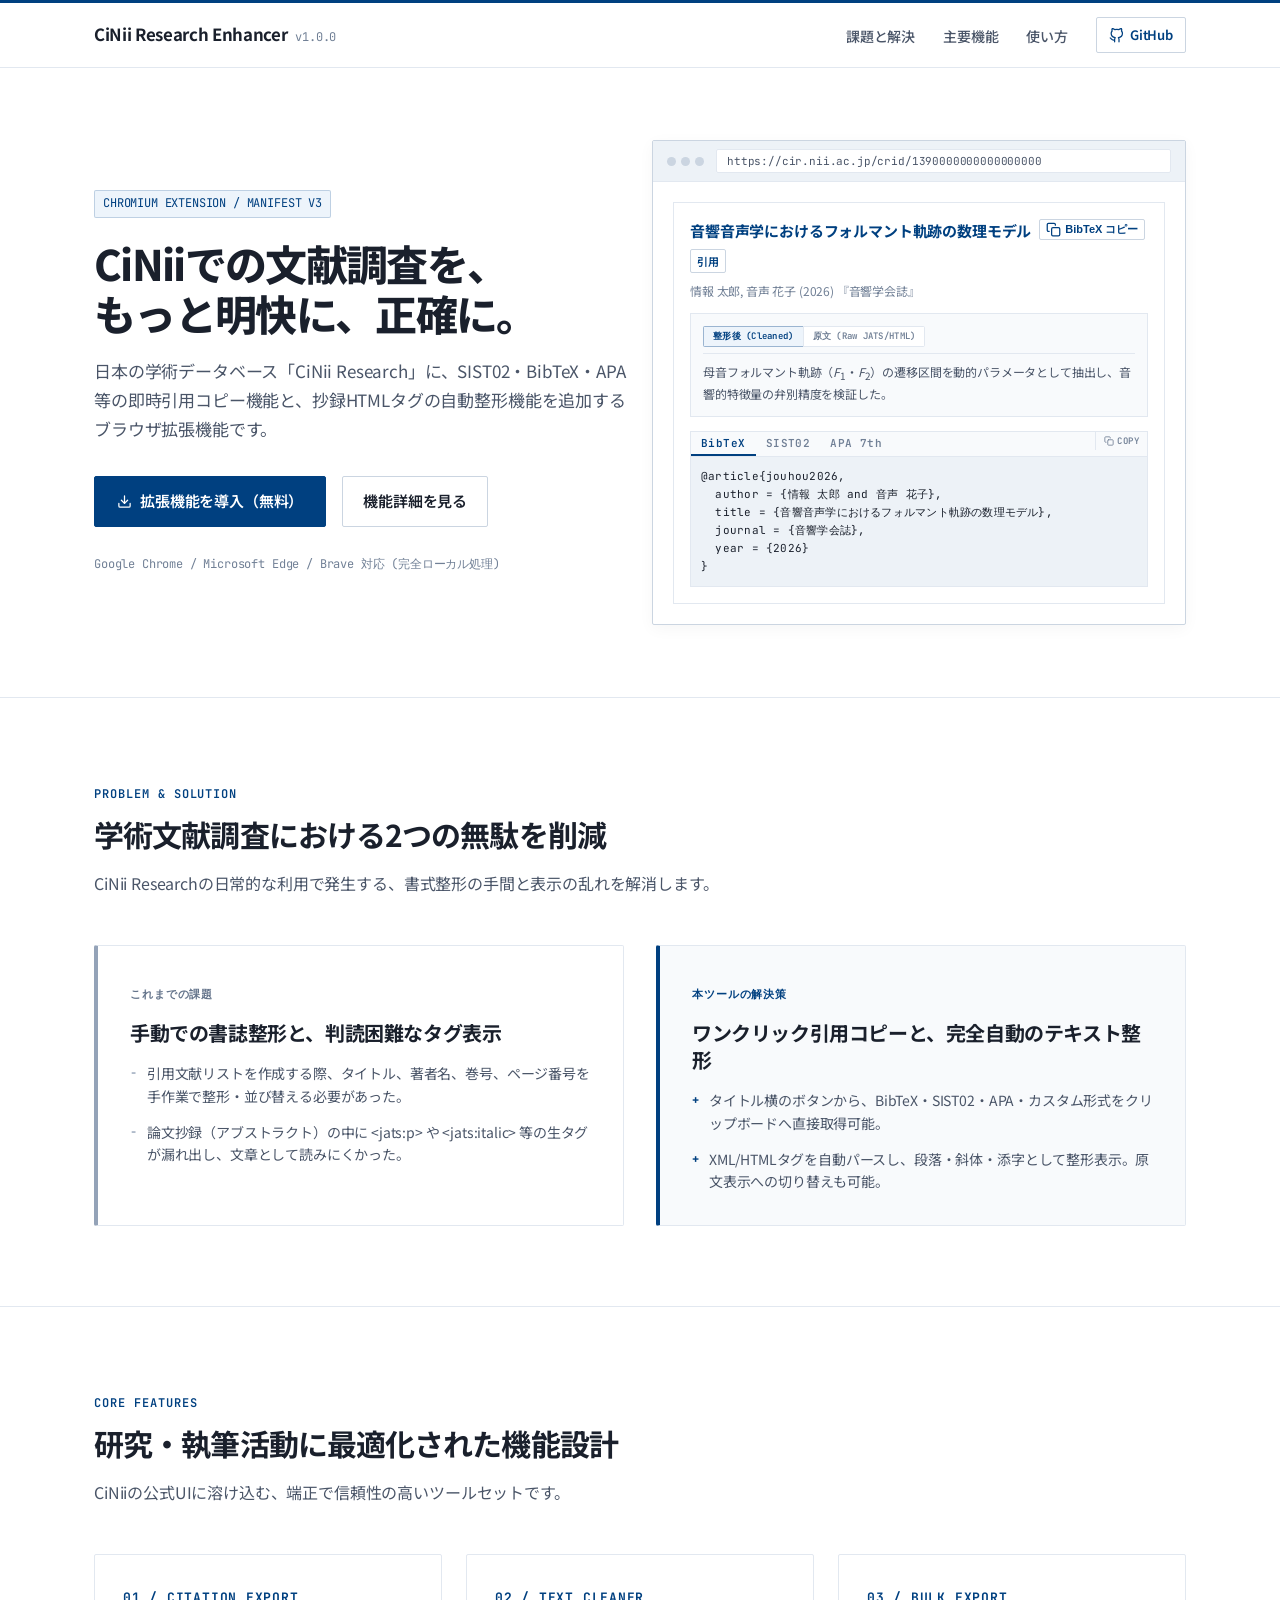
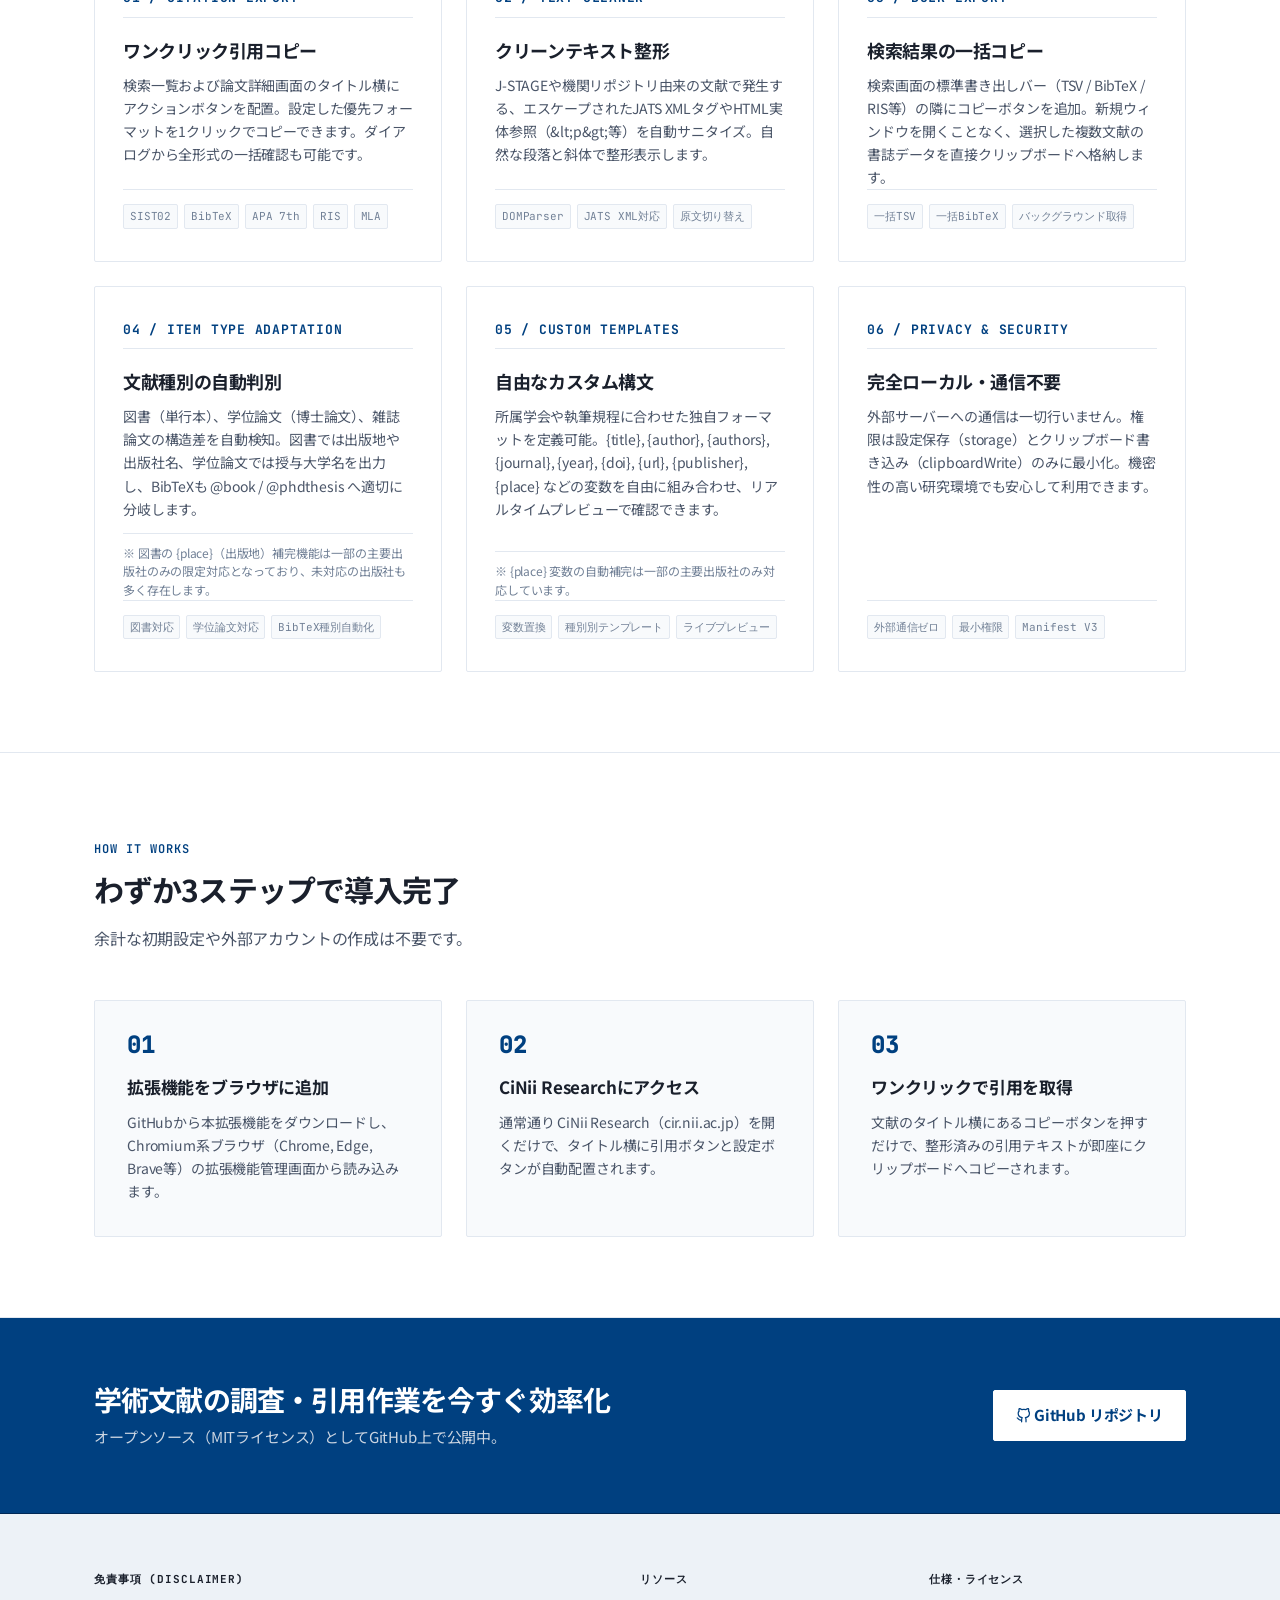
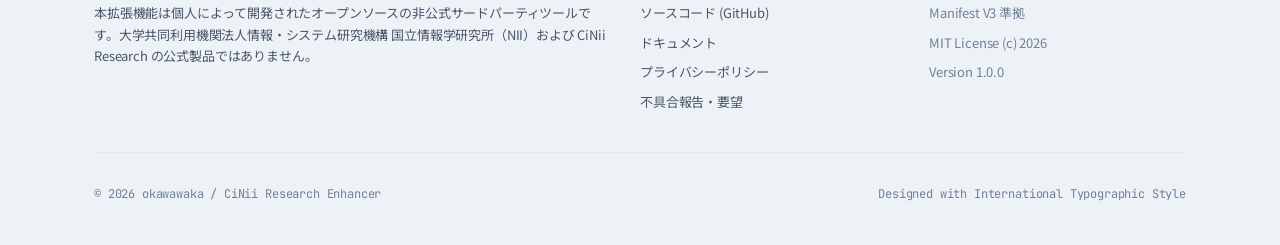
<file: docs/index.html>
<!DOCTYPE html>
<html lang="ja">
<head>
  <meta charset="UTF-8">
  <meta name="viewport" content="width=device-width, initial-scale=1.0">
  <title>CiNii Research Enhancer - CiNii Research専用 引用コピー＆書式整形 拡張機能</title>
  <meta name="description" content="日本の学術論文データベース「CiNii Research」の文献調査を加速するChromium拡張機能。SIST02・BibTeX・APA・カスタム形式のワンクリック引用コピーと、抄録HTMLタグの自動整形を提供。完全ローカル処理。">
  <link rel="canonical" href="https://okawawaka.github.io/cinii-enhancer/">
  
  <!-- Favicon -->
  <link rel="icon" type="image/svg+xml" href="icons/icon.svg">
  <link rel="icon" type="image/png" sizes="48x48" href="icons/icon48.png">
  <link rel="icon" type="image/png" sizes="16x16" href="icons/icon16.png">
  <link rel="apple-touch-icon" sizes="128x128" href="icons/icon128.png">

  <!-- Google Fonts: Noto Sans JP (Unified harmony for Japanese & Latin characters) -->
  <link rel="preconnect" href="https://fonts.googleapis.com">
  <link rel="preconnect" href="https://fonts.gstatic.com" crossorigin>
  <link href="https://fonts.googleapis.com/css2?family=JetBrains+Mono:wght@400;500;600;700&family=Noto+Sans+JP:wght@400;500;600;700;800&display=swap" rel="stylesheet">
  
  <style>
    /* --------------------------------------------------------------------------
     * 1. Design System & CSS Variables (Swiss Style & CiNii Academic Palette)
     * -------------------------------------------------------------------------- */
    :root {
      /* Palette */
      --c-navy: #004080;
      --c-navy-dark: #002855;
      --c-navy-subtle: #edf4fb;
      --c-text-main: #1a202c;
      --c-text-muted: #4a5568;
      --c-text-subtle: #718096;
      --c-bg-page: #ffffff;
      --c-bg-surface: #f8fafc;
      --c-bg-surface-alt: #edf2f7;
      --c-border: #e2e8f0;
      --c-border-strong: #cbd5e1;
      --c-green: #2e7d32;
      --c-green-bg: #e8f5e9;

      /* Typography: Noto Sans JP prioritized for unified Japanese & Latin text */
      --font-sans: "Noto Sans JP", -apple-system, BlinkMacSystemFont, "Segoe UI", sans-serif;
      --font-mono: "JetBrains Mono", ui-monospace, "SF Mono", Menlo, Consolas, monospace;

      /* Grid & Geometry */
      --container-max: 1140px;
      --grid-gap: 24px;
      --radius-sm: 2px;
      --radius-none: 0px;
    }

    *, *::before, *::after {
      box-sizing: border-box;
      margin: 0;
      padding: 0;
    }

    html {
      font-size: 16px;
      scroll-behavior: smooth;
      -webkit-font-smoothing: antialiased;
      -moz-osx-font-smoothing: grayscale;
      overflow-x: hidden;
    }

    body {
      font-family: var(--font-sans);
      color: var(--c-text-main);
      background-color: var(--c-bg-page);
      line-height: 1.65;
      letter-spacing: -0.01em;
      border-top: 3px solid var(--c-navy);
      overflow-x: hidden;
    }

    /* --------------------------------------------------------------------------
     * 2. Typography & Layout Utilities
     * -------------------------------------------------------------------------- */
    .container {
      width: 100%;
      max-width: var(--container-max);
      margin-left: auto;
      margin-right: auto;
      padding-left: 24px;
      padding-right: 24px;
    }

    .grid-12 {
      display: grid;
      grid-template-columns: repeat(12, 1fr);
      gap: var(--grid-gap);
    }

    .section {
      padding-top: 80px;
      padding-bottom: 80px;
      border-bottom: 1px solid var(--c-border);
    }

    .section-eyebrow {
      font-family: var(--font-mono);
      font-size: 0.75rem;
      font-weight: 600;
      text-transform: uppercase;
      letter-spacing: 0.08em;
      color: var(--c-navy);
      margin-bottom: 12px;
      display: inline-block;
    }

    .section-title {
      font-size: 1.875rem;
      font-weight: 700;
      line-height: 1.25;
      letter-spacing: -0.03em;
      color: var(--c-text-main);
      margin-bottom: 16px;
    }

    .section-desc {
      font-size: 1rem;
      color: var(--c-text-muted);
      line-height: 1.7;
    }

    /* --------------------------------------------------------------------------
     * 3. Header & Navigation
     * -------------------------------------------------------------------------- */
    .site-header {
      border-bottom: 1px solid var(--c-border);
      background-color: var(--c-bg-page);
      position: sticky;
      top: 0;
      z-index: 100;
    }

    .header-inner {
      display: flex;
      align-items: center;
      justify-content: space-between;
      height: 64px;
    }

    .brand {
      display: flex;
      align-items: baseline;
      gap: 8px;
      text-decoration: none;
      color: var(--c-text-main);
    }

    .brand-title {
      font-size: 1.05rem;
      font-weight: 700;
      letter-spacing: -0.02em;
    }

    .brand-sub {
      font-size: 0.75rem;
      font-family: var(--font-mono);
      color: var(--c-text-subtle);
    }

    .nav-list {
      display: flex;
      align-items: center;
      gap: 28px;
      list-style: none;
    }

    .nav-link {
      font-size: 0.875rem;
      font-weight: 500;
      color: var(--c-text-muted);
      text-decoration: none;
      transition: color 0.15s ease;
    }

    .nav-link:hover {
      color: var(--c-navy);
    }

    .nav-btn {
      display: inline-flex;
      align-items: center;
      gap: 6px;
      padding: 6px 12px;
      font-size: 0.8125rem;
      font-weight: 600;
      color: var(--c-navy);
      background-color: #ffffff;
      border: 1px solid var(--c-border-strong);
      border-radius: var(--radius-sm);
      text-decoration: none;
      transition: all 0.15s ease;
    }

    .nav-btn:hover {
      background-color: var(--c-navy-subtle);
      border-color: var(--c-navy);
    }

    /* --------------------------------------------------------------------------
     * 4. Hero Section
     * -------------------------------------------------------------------------- */
    .hero {
      padding-top: 72px;
      padding-bottom: 72px;
      background-color: #ffffff;
      border-bottom: 1px solid var(--c-border);
    }

    .hero-content {
      grid-column: span 6;
      display: flex;
      flex-direction: column;
      justify-content: center;
    }

    .hero-badge {
      display: inline-flex;
      align-items: center;
      gap: 8px;
      font-family: var(--font-mono);
      font-size: 0.75rem;
      color: var(--c-navy);
      background-color: var(--c-navy-subtle);
      border: 1px solid rgba(0, 64, 128, 0.2);
      padding: 3px 8px;
      margin-bottom: 20px;
      width: fit-content;
      border-radius: var(--radius-sm);
    }

    .hero-title {
      font-size: 2.625rem;
      font-weight: 800;
      line-height: 1.18;
      letter-spacing: -0.04em;
      color: var(--c-text-main);
      margin-bottom: 20px;
    }

    .hero-lead {
      font-size: 1.0625rem;
      color: var(--c-text-muted);
      line-height: 1.7;
      margin-bottom: 32px;
    }

    .hero-actions {
      display: flex;
      align-items: center;
      gap: 16px;
      margin-bottom: 28px;
    }

    .btn-primary {
      display: inline-flex;
      align-items: center;
      gap: 8px;
      background-color: var(--c-navy);
      color: #ffffff;
      font-size: 0.9375rem;
      font-weight: 600;
      padding: 12px 22px;
      border-radius: var(--radius-sm);
      text-decoration: none;
      border: 1px solid var(--c-navy);
      transition: background-color 0.15s ease, border-color 0.15s ease;
    }

    .btn-primary:hover {
      background-color: var(--c-navy-dark);
      border-color: var(--c-navy-dark);
    }

    .btn-secondary {
      display: inline-flex;
      align-items: center;
      gap: 8px;
      background-color: #ffffff;
      color: var(--c-text-main);
      font-size: 0.9375rem;
      font-weight: 600;
      padding: 12px 20px;
      border-radius: var(--radius-sm);
      text-decoration: none;
      border: 1px solid var(--c-border-strong);
      transition: all 0.15s ease;
    }

    .btn-secondary:hover {
      background-color: var(--c-bg-surface);
      border-color: var(--c-text-muted);
    }

    .hero-meta {
      font-size: 0.75rem;
      color: var(--c-text-subtle);
      font-family: var(--font-mono);
    }

    /* Hero Visual: Interactive Mockup */
    .hero-visual {
      grid-column: span 6;
      display: flex;
      flex-direction: column;
      justify-content: center;
    }

    .mockup-frame {
      border: 1px solid var(--c-border-strong);
      border-radius: var(--radius-sm);
      background-color: #ffffff;
      box-shadow: 0 4px 16px rgba(0, 0, 0, 0.04);
      overflow: hidden;
    }

    .mockup-browser-bar {
      display: flex;
      align-items: center;
      gap: 12px;
      background-color: var(--c-bg-surface-alt);
      border-bottom: 1px solid var(--c-border);
      padding: 8px 14px;
    }

    .browser-dots {
      display: flex;
      gap: 5px;
    }

    .browser-dot {
      width: 9px;
      height: 9px;
      border-radius: 50%;
      background-color: #cbd5e1;
    }

    .browser-address {
      flex: 1;
      background-color: #ffffff;
      border: 1px solid var(--c-border);
      border-radius: var(--radius-sm);
      padding: 2px 10px;
      font-family: var(--font-mono);
      font-size: 0.6875rem;
      color: var(--c-text-muted);
      overflow: hidden;
      white-space: nowrap;
      text-overflow: ellipsis;
    }

    .mockup-body {
      padding: 20px;
    }

    .mockup-paper-card {
      border: 1px solid var(--c-border);
      background-color: #ffffff;
      padding: 16px;
    }

    .mockup-title-row {
      display: flex;
      align-items: baseline;
      flex-wrap: wrap;
      gap: 8px;
      margin-bottom: 8px;
    }

    .mockup-paper-title {
      font-size: 0.9375rem;
      font-weight: 700;
      color: var(--c-navy);
      line-height: 1.4;
    }

    .mockup-action-tag {
      display: inline-flex;
      align-items: center;
      gap: 4px;
      padding: 2px 6px;
      font-size: 0.6875rem;
      font-weight: 600;
      color: var(--c-navy);
      background-color: #ffffff;
      border: 1px solid var(--c-border-strong);
      border-radius: var(--radius-sm);
      cursor: pointer;
      user-select: none;
      transition: all 0.15s ease;
    }

    .mockup-action-tag:hover {
      background-color: var(--c-navy-subtle);
      border-color: var(--c-navy);
    }

    .mockup-action-tag.is-copied {
      background-color: var(--c-green-bg);
      border-color: var(--c-green);
      color: var(--c-green);
    }

    .mockup-authors {
      font-size: 0.75rem;
      color: var(--c-text-subtle);
      margin-bottom: 12px;
    }

    .mockup-abstract-box {
      background-color: var(--c-bg-surface);
      border: 1px solid var(--c-border);
      padding: 12px;
      margin-bottom: 14px;
    }

    .mockup-abstract-bar {
      display: flex;
      justify-content: space-between;
      align-items: center;
      margin-bottom: 8px;
      padding-bottom: 6px;
      border-bottom: 1px solid var(--c-border);
    }

    .mockup-tag-clean {
      font-family: var(--font-mono);
      font-size: 0.625rem;
      font-weight: 600;
      color: var(--c-navy);
    }

    /* Abstract toggle tabs: 整形後 (Cleaned) / 原文 (Raw JATS/HTML) */
    .mockup-abstract-tabs {
      display: flex;
      overflow: hidden;
      border-radius: var(--radius-sm);
    }

    .mockup-abstract-tab {
      padding: 3px 9px;
      font-family: var(--font-mono);
      font-size: 0.5625rem;
      font-weight: 600;
      letter-spacing: 0.03em;
      color: var(--c-text-subtle);
      background-color: #ffffff;
      border: 1px solid var(--c-border);
      border-right: none;
      cursor: pointer;
      white-space: nowrap;
      transition: color 0.15s ease, background-color 0.15s ease, border-color 0.15s ease;
      user-select: none;
    }

    .mockup-abstract-tab:last-child {
      border-right: 1px solid var(--c-border);
    }

    .mockup-abstract-tab.active {
      color: var(--c-navy);
      background-color: var(--c-navy-subtle);
      border-color: rgba(0, 64, 128, 0.35);
    }

    .mockup-abstract-tab.is-raw-active {
      color: var(--c-text-subtle);
      background-color: var(--c-bg-surface-alt);
      border-color: var(--c-border-strong);
    }


    .mockup-tabs-bar {
      display: flex;
      gap: 0;
      align-items: stretch;
      flex: 1;
    }

    .mockup-tab {
      padding: 4px 10px;
      font-size: 0.6875rem;
      font-weight: 600;
      letter-spacing: 0.04em;
      color: var(--c-text-subtle);
      background: none;
      border: none;
      border-bottom: 2px solid transparent;
      cursor: pointer;
      font-family: var(--font-mono);
      transition: color 0.15s ease;
    }

    .mockup-tab.active {
      color: var(--c-navy);
      border-bottom-color: var(--c-navy);
    }

    .mockup-preview-code {
      background-color: var(--c-bg-surface-alt);
      border: 1px solid var(--c-border);
      padding: 10px;
      font-family: var(--font-mono);
      font-size: 0.6875rem;
      color: var(--c-text-main);
      white-space: pre-wrap;
      word-break: break-all;
      min-height: 60px;
      letter-spacing: 0.02em;
    }

    /* Abstract bar base state */
    .mockup-abstract-text {
      font-size: 0.75rem;
      color: var(--c-text-muted);
      line-height: 1.6;
      transition: color 0.2s ease, background-color 0.2s ease, padding 0.15s ease;
    }

    /* Abstract toggle — enhanced raw state */
    .mockup-abstract-text.is-raw {
      font-family: var(--font-mono);
      font-size: 0.625rem;
      color: var(--c-text-subtle);
      background-color: #f1f5f9;
      border-radius: 1px;
      padding: 4px 6px;
      letter-spacing: 0.01em;
      line-height: 1.7;
    }


    /* Citation code block header row (tabs + copy btn) */
    .mockup-code-header {
      display: flex;
      align-items: center;
      justify-content: space-between;
      background-color: var(--c-bg-surface);
      border: 1px solid var(--c-border);
      border-bottom: none;
    }

    .mockup-copy-btn {
      display: inline-flex;
      align-items: center;
      gap: 3px;
      padding: 3px 8px;
      font-family: var(--font-mono);
      font-size: 0.5625rem;
      font-weight: 600;
      letter-spacing: 0.05em;
      color: var(--c-text-subtle);
      background: none;
      border: none;
      border-left: 1px solid var(--c-border);
      cursor: pointer;
      transition: color 0.15s ease, background-color 0.15s ease;
      height: 100%;
      align-self: stretch;
    }

    .mockup-copy-btn:hover {
      color: var(--c-navy);
      background-color: var(--c-navy-subtle);
    }

    .mockup-copy-btn.is-copied {
      color: var(--c-green);
    }

    .mockup-copy-btn svg {
      width: 10px;
      height: 10px;
      stroke: currentColor;
      fill: none;
      stroke-width: 2;
      stroke-linecap: round;
      stroke-linejoin: round;
    }

    /* --------------------------------------------------------------------------
     * Note / Aside annotation (Feature cards 04/05)
     * -------------------------------------------------------------------------- */
    .note {
      font-size: 0.75rem;
      color: var(--c-text-subtle);
      line-height: 1.55;
      margin-top: 12px;
      padding-top: 10px;
      border-top: 1px solid var(--c-border);
      font-style: normal;
      flex-shrink: 0;
    }

    /* Feature card: push tags to bottom */
    .feature-tag-list {
      display: flex;
      flex-wrap: wrap;
      gap: 6px;
      padding-top: 14px;
      border-top: 1px solid var(--c-border);
      margin-top: auto;
    }

    /* --------------------------------------------------------------------------
     * 5. Problem & Solution Section
     * -------------------------------------------------------------------------- */
    .comparison-grid {
      grid-column: span 12;
      display: grid;
      grid-template-columns: 1fr 1fr;
      gap: 32px;
      margin-top: 48px;
    }

    .comparison-card {
      border: 1px solid var(--c-border);
      border-radius: var(--radius-sm);
      padding: 32px;
      background-color: #ffffff;
    }

    .comparison-card.is-problem {
      border-left: 4px solid #94a3b8;
    }

    .comparison-card.is-solution {
      border-left: 4px solid var(--c-navy);
      background-color: var(--c-bg-surface);
    }

    .comparison-tag {
      font-family: var(--font-mono);
      font-size: 0.6875rem;
      font-weight: 700;
      text-transform: uppercase;
      letter-spacing: 0.08em;
      margin-bottom: 16px;
      display: inline-block;
    }

    .comparison-card.is-problem .comparison-tag {
      color: #64748b;
    }

    .comparison-card.is-solution .comparison-tag {
      color: var(--c-navy);
    }

    .comparison-title {
      font-size: 1.25rem;
      font-weight: 700;
      letter-spacing: -0.02em;
      margin-bottom: 16px;
      line-height: 1.35;
    }

    .comparison-list {
      list-style: none;
      display: flex;
      flex-direction: column;
      gap: 14px;
    }

    .comparison-item {
      font-size: 0.875rem;
      line-height: 1.6;
      color: var(--c-text-muted);
      display: flex;
      align-items: flex-start;
      gap: 10px;
    }

    .comparison-item-bullet {
      font-family: var(--font-mono);
      font-weight: 700;
      font-size: 0.75rem;
      margin-top: 2px;
      flex-shrink: 0;
    }

    .comparison-card.is-problem .comparison-item-bullet {
      color: #94a3b8;
    }

    .comparison-card.is-solution .comparison-item-bullet {
      color: var(--c-navy);
    }

    /* --------------------------------------------------------------------------
     * 6. Features Section
     * -------------------------------------------------------------------------- */
    .features-grid {
      grid-column: span 12;
      display: grid;
      grid-template-columns: repeat(3, 1fr);
      gap: 24px;
      margin-top: 48px;
    }

    .feature-card {
      border: 1px solid var(--c-border);
      border-radius: var(--radius-sm);
      padding: 32px 28px;
      background-color: #ffffff;
      display: flex;
      flex-direction: column;
    }

    .feature-number {
      font-family: var(--font-mono);
      font-size: 0.8125rem;
      font-weight: 700;
      letter-spacing: 0.06em;
      text-transform: uppercase;
      color: var(--c-navy);
      margin-bottom: 20px;
      border-bottom: 1px solid var(--c-border);
      padding-bottom: 8px;
    }

    .feature-card-title {
      font-size: 1.125rem;
      font-weight: 700;
      margin-bottom: 12px;
      line-height: 1.35;
      letter-spacing: -0.02em;
    }

    .feature-card-desc {
      font-size: 0.875rem;
      color: var(--c-text-muted);
      line-height: 1.65;
      flex: 1;
    }

    /* feature-tag-list defined above with margin-top: auto */

    .feature-tag {
      font-family: var(--font-mono);
      font-size: 0.6875rem;
      color: var(--c-text-subtle);
      background-color: var(--c-bg-surface);
      border: 1px solid var(--c-border);
      padding: 2px 6px;
      border-radius: var(--radius-sm);
    }

    /* --------------------------------------------------------------------------
     * 7. How It Works Section
     * -------------------------------------------------------------------------- */
    .steps-grid {
      grid-column: span 12;
      display: grid;
      grid-template-columns: repeat(3, 1fr);
      gap: 24px;
      margin-top: 48px;
    }

    .step-card {
      border: 1px solid var(--c-border);
      border-radius: var(--radius-sm);
      padding: 32px;
      background-color: var(--c-bg-surface);
    }

    .step-indicator {
      font-family: var(--font-mono);
      font-size: 1.5rem;
      font-weight: 800;
      color: var(--c-navy);
      line-height: 1;
      margin-bottom: 16px;
    }

    .step-title {
      font-size: 1.0625rem;
      font-weight: 700;
      margin-bottom: 10px;
      letter-spacing: -0.01em;
    }

    .step-desc {
      font-size: 0.875rem;
      color: var(--c-text-muted);
      line-height: 1.65;
    }

    /* --------------------------------------------------------------------------
     * 8. CTA Banner
     * -------------------------------------------------------------------------- */
    .cta-banner {
      background-color: var(--c-navy);
      color: #ffffff;
      padding: 64px 0;
      border-bottom: 1px solid var(--c-navy-dark);
    }

    .cta-inner {
      display: flex;
      align-items: center;
      justify-content: space-between;
      gap: 32px;
    }

    .cta-heading {
      font-size: 1.75rem;
      font-weight: 700;
      letter-spacing: -0.03em;
      line-height: 1.25;
      margin-bottom: 8px;
    }

    .cta-text {
      font-size: 0.9375rem;
      color: #cbd5e1;
    }

    .cta-actions {
      display: flex;
      align-items: center;
      gap: 16px;
      flex-shrink: 0;
    }

    .btn-white {
      background-color: #ffffff;
      color: var(--c-navy);
      font-size: 0.9375rem;
      font-weight: 700;
      padding: 12px 22px;
      border-radius: var(--radius-sm);
      text-decoration: none;
      border: 1px solid #ffffff;
      transition: background-color 0.15s ease;
    }

    .btn-white:hover {
      background-color: #f1f5f9;
    }

    /* --------------------------------------------------------------------------
     * 9. Footer
     * -------------------------------------------------------------------------- */
    .site-footer {
      background-color: var(--c-bg-surface-alt);
      padding: 56px 0 40px 0;
      font-size: 0.8125rem;
      color: var(--c-text-subtle);
    }

    .footer-top {
      display: grid;
      grid-template-columns: 2fr 1fr 1fr;
      gap: 32px;
      padding-bottom: 40px;
      border-bottom: 1px solid var(--c-border);
      margin-bottom: 32px;
    }

    .footer-col-title {
      font-family: var(--font-mono);
      font-size: 0.6875rem;
      font-weight: 700;
      text-transform: uppercase;
      letter-spacing: 0.08em;
      color: var(--c-text-main);
      margin-bottom: 14px;
    }

    .footer-disclaimer {
      line-height: 1.65;
      color: var(--c-text-muted);
    }

    .footer-links {
      list-style: none;
      display: flex;
      flex-direction: column;
      gap: 8px;
    }

    .footer-link {
      color: var(--c-text-muted);
      text-decoration: none;
      transition: color 0.15s ease;
    }

    .footer-link:hover {
      color: var(--c-navy);
    }

    .footer-bottom {
      display: flex;
      justify-content: space-between;
      align-items: center;
      font-family: var(--font-mono);
      font-size: 0.75rem;
    }

    /* Minimal Line Icons */
    .icon {
      width: 15px;
      height: 15px;
      stroke: currentColor;
      fill: none;
      stroke-width: 2;
      stroke-linecap: round;
      stroke-linejoin: round;
      vertical-align: -2px;
      display: inline-block;
    }

    /* --------------------------------------------------------------------------
     * 10. Responsive Breakpoints
     * -------------------------------------------------------------------------- */
    /* --------------------------------------------------------------------------
     * 10. Responsive Breakpoints (Tablet & Mobile Optimization)
     * -------------------------------------------------------------------------- */
    @media (max-width: 900px) {
      .hero-content {
        grid-column: span 12;
        margin-bottom: 36px;
      }
      .hero-visual {
        grid-column: span 12;
      }
      .comparison-grid {
        grid-template-columns: 1fr;
        gap: 20px;
        margin-top: 32px;
      }
      .features-grid {
        grid-template-columns: 1fr;
        gap: 20px;
        margin-top: 32px;
      }
      .steps-grid {
        grid-template-columns: 1fr;
        gap: 20px;
        margin-top: 32px;
      }
      .cta-inner {
        flex-direction: column;
        align-items: flex-start;
        gap: 24px;
      }
      .footer-top {
        grid-template-columns: 1fr;
        gap: 32px;
      }
      .hero-title {
        font-size: 2.125rem;
      }
    }

    /* Small Tablets & Smartphones (max-width: 680px) */
    @media (max-width: 680px) {
      .header-inner {
        height: 56px;
      }
      .brand-title {
        font-size: 0.9375rem;
      }
      .brand-sub {
        display: none;
      }
      .nav-list {
        gap: 12px;
      }
      .nav-link {
        display: none; /* Keep header clean on mobile */
      }
      .nav-btn {
        padding: 5px 10px;
        font-size: 0.75rem;
      }

      .section {
        padding-top: 52px;
        padding-bottom: 52px;
      }
      .hero {
        padding-top: 40px;
        padding-bottom: 48px;
      }
      .hero-title {
        font-size: 1.875rem;
        line-height: 1.24;
        letter-spacing: -0.03em;
      }
      .hero-lead {
        font-size: 0.9375rem;
        line-height: 1.65;
        margin-bottom: 24px;
      }
      .hero-actions {
        flex-direction: column;
        align-items: stretch;
        gap: 10px;
        margin-bottom: 20px;
      }
      .btn-primary, .btn-secondary {
        width: 100%;
        justify-content: center;
        text-align: center;
        padding: 12px 16px;
        font-size: 0.875rem;
      }
      .hero-meta {
        font-size: 0.6875rem;
        text-align: center;
        line-height: 1.5;
      }

      /* Mockup preview frame responsiveness */
      .mockup-body {
        padding: 14px;
      }
      .mockup-paper-card {
        padding: 14px;
      }
      .mockup-paper-title {
        font-size: 0.875rem;
        line-height: 1.38;
      }
      .mockup-title-row {
        gap: 6px;
      }
      .mockup-authors {
        font-size: 0.6875rem;
      }
      .mockup-abstract-box {
        padding: 10px;
        margin-bottom: 10px;
      }
      .mockup-abstract-bar {
        flex-direction: column;
        align-items: flex-start;
        gap: 8px;
      }
      .mockup-abstract-tabs {
        width: 100%;
      }
      .mockup-abstract-tab {
        flex: 1;
        text-align: center;
        padding: 4px 6px;
        font-size: 0.5625rem;
      }
      .mockup-abstract-text {
        font-size: 0.71875rem;
      }
      .mockup-code-header {
        overflow-x: auto;
        -webkit-overflow-scrolling: touch;
      }
      .mockup-tabs-bar {
        overflow-x: auto;
        white-space: nowrap;
      }
      .mockup-tab {
        padding: 6px 8px;
        font-size: 0.625rem;
        flex-shrink: 0;
      }
      .mockup-copy-btn {
        padding: 4px 8px;
        font-size: 0.5625rem;
        flex-shrink: 0;
      }
      .mockup-preview-code {
        font-size: 0.625rem;
        padding: 8px;
        word-break: break-all;
      }

      /* Section typography & cards */
      .section-title {
        font-size: 1.45rem;
        line-height: 1.3;
      }
      .section-desc {
        font-size: 0.875rem;
      }
      .comparison-card {
        padding: 22px 18px;
      }
      .comparison-title {
        font-size: 1.1rem;
      }
      .comparison-item {
        font-size: 0.8125rem;
      }
      .feature-card {
        padding: 24px 20px;
      }
      .feature-card-title {
        font-size: 1.05rem;
      }
      .feature-card-desc {
        font-size: 0.8125rem;
      }
      .step-card {
        padding: 24px 20px;
      }
      .step-indicator {
        font-size: 1.25rem;
        margin-bottom: 12px;
      }
      .step-title {
        font-size: 1rem;
      }
      .step-desc {
        font-size: 0.8125rem;
      }

      /* CTA Banner */
      .cta-banner {
        padding: 44px 0;
      }
      .cta-heading {
        font-size: 1.375rem;
      }
      .cta-text {
        font-size: 0.875rem;
      }
      .cta-actions {
        width: 100%;
        flex-direction: column;
        align-items: stretch;
      }
      .btn-white {
        width: 100%;
        justify-content: center;
        text-align: center;
        padding: 12px 16px;
      }

      /* Footer */
      .site-footer {
        padding: 44px 0 32px 0;
      }
      .footer-top {
        gap: 24px;
        padding-bottom: 28px;
        margin-bottom: 24px;
      }
      .footer-bottom {
        flex-direction: column;
        align-items: flex-start;
        gap: 8px;
      }
    }

    /* Small Screen Mobile (iPhone SE / 375px) */
    @media (max-width: 420px) {
      .container {
        padding-left: 16px;
        padding-right: 16px;
      }
      .hero-title {
        font-size: 1.625rem;
      }
      .brand-title {
        font-size: 0.875rem;
      }
      .section-title {
        font-size: 1.3rem;
      }
      .comparison-card, .feature-card, .step-card {
        padding: 20px 14px;
      }
      .mockup-body, .mockup-paper-card {
        padding: 10px;
      }
      .mockup-browser-bar {
        padding: 6px 10px;
      }
    }
  </style>
</head>
<body>

  <!-- =========================================================================
   * 1. Header / Navigation
   * ========================================================================= -->
  <header class="site-header">
    <div class="container header-inner">
      <a href="#" class="brand">
        <span class="brand-title">CiNii Research Enhancer</span>
        <span class="brand-sub">v1.0.0</span>
      </a>
      <nav>
        <ul class="nav-list">
          <li><a href="#problem-solution" class="nav-link">課題と解決</a></li>
          <li><a href="#features" class="nav-link">主要機能</a></li>
          <li><a href="#usage" class="nav-link">使い方</a></li>
          <li>
            <a href="https://github.com/okawawaka/cinii-enhancer" target="_blank" rel="noopener noreferrer" class="nav-btn">
              <svg class="icon" viewBox="0 0 24 24"><path d="M9 19c-5 1.5-5-2.5-7-3m14 6v-3.87a3.37 3.37 0 0 0-.94-2.61c3.14-.35 6.44-1.54 6.44-7A5.44 5.44 0 0 0 20 4.77 5.07 5.07 0 0 0 19.91 1S18.73.65 16 2.48a13.38 13.38 0 0 0-7 0C6.27.65 5.09 1 5.09 1A5.07 5.07 0 0 0 5 4.77a5.44 5.44 0 0 0-1.5 3.78c0 5.42 3.3 6.61 6.44 7A3.37 3.37 0 0 0 9 18.13V22"/></svg>
              GitHub
            </a>
          </li>
        </ul>
      </nav>
    </div>
  </header>

  <main>
    <!-- =========================================================================
     * 2. Hero Section
     * ========================================================================= -->
    <section class="hero">
      <div class="container grid-12">
        <div class="hero-content">
          <div class="hero-badge">
            <span>CHROMIUM EXTENSION / MANIFEST V3</span>
          </div>
          <h1 class="hero-title">
            CiNiiでの文献調査を、<br>もっと明快に、正確に。
          </h1>
          <p class="hero-lead">
            日本の学術データベース「CiNii Research」に、SIST02・BibTeX・APA等の即時引用コピー機能と、抄録HTMLタグの自動整形機能を追加するブラウザ拡張機能です。
          </p>
          <div class="hero-actions">
            <a href="https://github.com/okawawaka/cinii-enhancer" class="btn-primary" target="_blank" rel="noopener noreferrer">
              <svg class="icon" viewBox="0 0 24 24"><path d="M21 15v4a2 2 0 0 1-2 2H5a2 2 0 0 1-2-2v-4"/><polyline points="7 10 12 15 17 10"/><line x1="12" y1="15" x2="12" y2="3"/></svg>
              拡張機能を導入（無料）
            </a>
            <a href="#features" class="btn-secondary">機能詳細を見る</a>
          </div>
          <div class="hero-meta">
            <span>Google Chrome / Microsoft Edge / Brave 対応 (完全ローカル処理)</span>
          </div>
        </div>

        <!-- Interactive Swiss UI Mockup -->
        <div class="hero-visual">
          <div class="mockup-frame">
            <div class="mockup-browser-bar">
              <div class="browser-dots">
                <div class="browser-dot"></div>
                <div class="browser-dot"></div>
                <div class="browser-dot"></div>
              </div>
              <div class="browser-address">https://cir.nii.ac.jp/crid/1390000000000000000</div>
            </div>
            <div class="mockup-body">
              <div class="mockup-paper-card">
                <div class="mockup-title-row">
                  <span class="mockup-paper-title">音響音声学におけるフォルマント軌跡の数理モデル</span>
                  <button type="button" class="mockup-action-tag" id="demoQuickCopy">
                    <svg class="icon" viewBox="0 0 24 24"><rect x="9" y="9" width="13" height="13" rx="2" ry="2"/><path d="M5 15H4a2 2 0 0 1-2-2V4a2 2 0 0 1 2-2h9a2 2 0 0 1 2 2v1"/></svg>
                    <span id="demoBtnLabel">BibTeX コピー</span>
                  </button>
                  <span class="mockup-action-tag" id="demoCiteModalBtn">引用</span>
                </div>
                <div class="mockup-authors">情報 太郎, 音声 花子 (2026) 『音響学会誌』</div>
                
                <div class="mockup-abstract-box">
                  <div class="mockup-abstract-bar">
                    <div class="mockup-abstract-tabs">
                      <button type="button" class="mockup-abstract-tab active" data-abstract="clean">整形後 (Cleaned)</button>
                      <button type="button" class="mockup-abstract-tab" data-abstract="raw">原文 (Raw JATS/HTML)</button>
                    </div>
                  </div>
                  <div class="mockup-abstract-text" id="demoAbstractText">母音フォルマント軌跡（<em>F</em><sub>1</sub>・<em>F</em><sub>2</sub>）の遷移区間を動的パラメータとして抽出し、音響的特徴量の弁別精度を検証した。</div>
                </div>


                <div class="mockup-code-header">
                  <div class="mockup-tabs-bar">
                    <button type="button" class="mockup-tab active" data-fmt="bibtex">BibTeX</button>
                    <button type="button" class="mockup-tab" data-fmt="sist02">SIST02</button>
                    <button type="button" class="mockup-tab" data-fmt="apa">APA 7th</button>
                  </div>
                  <button type="button" class="mockup-copy-btn" id="demoInlineCopy" aria-label="コピー">
                    <svg viewBox="0 0 24 24"><rect x="9" y="9" width="13" height="13" rx="2" ry="2"/><path d="M5 15H4a2 2 0 0 1-2-2V4a2 2 0 0 1 2-2h9a2 2 0 0 1 2 2v1"/></svg>
                    <span id="demoInlineCopyLabel">COPY</span>
                  </button>
                </div>
                <div class="mockup-preview-code" id="demoCodePreview">@article{jouhou2026,
  author = {情報 太郎 and 音声 花子},
  title = {音響音声学におけるフォルマント軌跡の数理モデル},
  journal = {音響学会誌},
  year = {2026}
}</div>
              </div>
            </div>
          </div>
        </div>
      </div>
    </section>

    <!-- =========================================================================
     * 3. Problem & Solution Section
     * ========================================================================= -->
    <section class="section" id="problem-solution">
      <div class="container">
        <span class="section-eyebrow">Problem & Solution</span>
        <h2 class="section-title">学術文献調査における2つの無駄を削減</h2>
        <p class="section-desc">CiNii Researchの日常的な利用で発生する、書式整形の手間と表示の乱れを解消します。</p>

        <div class="comparison-grid">
          <!-- Problem Card -->
          <div class="comparison-card is-problem">
            <span class="comparison-tag">これまでの課題</span>
            <h3 class="comparison-title">手動での書誌整形と、判読困難なタグ表示</h3>
            <ul class="comparison-list">
              <li class="comparison-item">
                <span class="comparison-item-bullet">-</span>
                <span>引用文献リストを作成する際、タイトル、著者名、巻号、ページ番号を手作業で整形・並び替える必要があった。</span>
              </li>
              <li class="comparison-item">
                <span class="comparison-item-bullet">-</span>
                <span>論文抄録（アブストラクト）の中に &lt;jats:p&gt; や &lt;jats:italic&gt; 等の生タグが漏れ出し、文章として読みにくかった。</span>
              </li>
            </ul>
          </div>

          <!-- Solution Card -->
          <div class="comparison-card is-solution">
            <span class="comparison-tag">本ツールの解決策</span>
            <h3 class="comparison-title">ワンクリック引用コピーと、完全自動のテキスト整形</h3>
            <ul class="comparison-list">
              <li class="comparison-item">
                <span class="comparison-item-bullet">+</span>
                <span>タイトル横のボタンから、BibTeX・SIST02・APA・カスタム形式をクリップボードへ直接取得可能。</span>
              </li>
              <li class="comparison-item">
                <span class="comparison-item-bullet">+</span>
                <span>XML/HTMLタグを自動パースし、段落・斜体・添字として整形表示。原文表示への切り替えも可能。</span>
              </li>
            </ul>
          </div>
        </div>
      </div>
    </section>

    <!-- =========================================================================
     * 4. Features Section
     * ========================================================================= -->
    <section class="section" id="features">
      <div class="container">
        <span class="section-eyebrow">Core Features</span>
        <h2 class="section-title">研究・執筆活動に最適化された機能設計</h2>
        <p class="section-desc">CiNiiの公式UIに溶け込む、端正で信頼性の高いツールセットです。</p>

        <div class="features-grid">
          <!-- Feature 1 -->
          <div class="feature-card">
            <div class="feature-number">01 / CITATION EXPORT</div>
            <h3 class="feature-card-title">ワンクリック引用コピー</h3>
            <p class="feature-card-desc">
              検索一覧および論文詳細画面のタイトル横にアクションボタンを配置。設定した優先フォーマットを1クリックでコピーできます。ダイアログから全形式の一括確認も可能です。
            </p>
            <div class="feature-tag-list">
              <span class="feature-tag">SIST02</span>
              <span class="feature-tag">BibTeX</span>
              <span class="feature-tag">APA 7th</span>
              <span class="feature-tag">RIS</span>
              <span class="feature-tag">MLA</span>
            </div>
          </div>

          <!-- Feature 2 -->
          <div class="feature-card">
            <div class="feature-number">02 / TEXT CLEANER</div>
            <h3 class="feature-card-title">クリーンテキスト整形</h3>
            <p class="feature-card-desc">
              J-STAGEや機関リポジトリ由来の文献で発生する、エスケープされたJATS XMLタグやHTML実体参照（&amp;lt;p&amp;gt;等）を自動サニタイズ。自然な段落と斜体で整形表示します。
            </p>
            <div class="feature-tag-list">
              <span class="feature-tag">DOMParser</span>
              <span class="feature-tag">JATS XML対応</span>
              <span class="feature-tag">原文切り替え</span>
            </div>
          </div>

          <!-- Feature 3 -->
          <div class="feature-card">
            <div class="feature-number">03 / BULK EXPORT</div>
            <h3 class="feature-card-title">検索結果の一括コピー</h3>
            <p class="feature-card-desc">
              検索画面の標準書き出しバー（TSV / BibTeX / RIS等）の隣にコピーボタンを追加。新規ウィンドウを開くことなく、選択した複数文献の書誌データを直接クリップボードへ格納します。
            </p>
            <div class="feature-tag-list">
              <span class="feature-tag">一括TSV</span>
              <span class="feature-tag">一括BibTeX</span>
              <span class="feature-tag">バックグラウンド取得</span>
            </div>
          </div>

          <!-- Feature 4 -->
          <div class="feature-card">
            <div class="feature-number">04 / ITEM TYPE ADAPTATION</div>
            <h3 class="feature-card-title">文献種別の自動判別</h3>
            <p class="feature-card-desc">
              図書（単行本）、学位論文（博士論文）、雑誌論文の構造差を自動検知。図書では出版地や出版社名、学位論文では授与大学名を出力し、BibTeXも @book / @phdthesis へ適切に分岐します。
            </p>
            <aside class="note">※ 図書の {place}（出版地）補完機能は一部の主要出版社のみの限定対応となっており、未対応の出版社も多く存在します。</aside>
            <div class="feature-tag-list">
              <span class="feature-tag">図書対応</span>
              <span class="feature-tag">学位論文対応</span>
              <span class="feature-tag">BibTeX種別自動化</span>
            </div>
          </div>

          <!-- Feature 5 -->
          <div class="feature-card">
            <div class="feature-number">05 / CUSTOM TEMPLATES</div>
            <h3 class="feature-card-title">自由なカスタム構文</h3>
            <p class="feature-card-desc">
              所属学会や執筆規程に合わせた独自フォーマットを定義可能。{title}, {author}, {authors}, {journal}, {year}, {doi}, {url}, {publisher}, {place} などの変数を自由に組み合わせ、リアルタイムプレビューで確認できます。
            </p>
            <aside class="note">※ {place} 変数の自動補完は一部の主要出版社のみ対応しています。</aside>
            <div class="feature-tag-list">
              <span class="feature-tag">変数置換</span>
              <span class="feature-tag">種別別テンプレート</span>
              <span class="feature-tag">ライブプレビュー</span>
            </div>
          </div>

          <!-- Feature 6 -->
          <div class="feature-card">
            <div class="feature-number">06 / PRIVACY & SECURITY</div>
            <h3 class="feature-card-title">完全ローカル・通信不要</h3>
            <p class="feature-card-desc">
              外部サーバーへの通信は一切行いません。権限は設定保存（storage）とクリップボード書き込み（clipboardWrite）のみに最小化。機密性の高い研究環境でも安心して利用できます。
            </p>
            <div class="feature-tag-list">
              <span class="feature-tag">外部通信ゼロ</span>
              <span class="feature-tag">最小権限</span>
              <span class="feature-tag">Manifest V3</span>
            </div>
          </div>
        </div>
      </div>
    </section>

    <!-- =========================================================================
     * 5. How It Works / Usage Section
     * ========================================================================= -->
    <section class="section" id="usage">
      <div class="container">
        <span class="section-eyebrow">How It Works</span>
        <h2 class="section-title">わずか3ステップで導入完了</h2>
        <p class="section-desc">余計な初期設定や外部アカウントの作成は不要です。</p>

        <div class="steps-grid">
          <div class="step-card">
            <div class="step-indicator">01</div>
            <h3 class="step-title">拡張機能をブラウザに追加</h3>
            <p class="step-desc">
              GitHubから本拡張機能をダウンロードし、Chromium系ブラウザ（Chrome, Edge, Brave等）の拡張機能管理画面から読み込みます。
            </p>
          </div>

          <div class="step-card">
            <div class="step-indicator">02</div>
            <h3 class="step-title">CiNii Researchにアクセス</h3>
            <p class="step-desc">
              通常通り CiNii Research（cir.nii.ac.jp）を開くだけで、タイトル横に引用ボタンと設定ボタンが自動配置されます。
            </p>
          </div>

          <div class="step-card">
            <div class="step-indicator">03</div>
            <h3 class="step-title">ワンクリックで引用を取得</h3>
            <p class="step-desc">
              文献のタイトル横にあるコピーボタンを押すだけで、整形済みの引用テキストが即座にクリップボードへコピーされます。
            </p>
          </div>
        </div>
      </div>
    </section>

    <!-- =========================================================================
     * 6. CTA Banner
     * ========================================================================= -->
    <section class="cta-banner">
      <div class="container cta-inner">
        <div>
          <h2 class="cta-heading">学術文献の調査・引用作業を今すぐ効率化</h2>
          <p class="cta-text">オープンソース（MITライセンス）としてGitHub上で公開中。</p>
        </div>
        <div class="cta-actions">
          <a href="https://github.com/okawawaka/cinii-enhancer" class="btn-white" target="_blank" rel="noopener noreferrer">
            <svg class="icon" viewBox="0 0 24 24"><path d="M9 19c-5 1.5-5-2.5-7-3m14 6v-3.87a3.37 3.37 0 0 0-.94-2.61c3.14-.35 6.44-1.54 6.44-7A5.44 5.44 0 0 0 20 4.77 5.07 5.07 0 0 0 19.91 1S18.73.65 16 2.48a13.38 13.38 0 0 0-7 0C6.27.65 5.09 1 5.09 1A5.07 5.07 0 0 0 5 4.77a5.44 5.44 0 0 0-1.5 3.78c0 5.42 3.3 6.61 6.44 7A3.37 3.37 0 0 0 9 18.13V22"/></svg>
            GitHub リポジトリ
          </a>
        </div>
      </div>
    </section>
  </main>

  <!-- =========================================================================
   * 7. Footer
   * ========================================================================= -->
  <footer class="site-footer">
    <div class="container">
      <div class="footer-top">
        <div>
          <div class="footer-col-title">免責事項 (Disclaimer)</div>
          <p class="footer-disclaimer">
            本拡張機能は個人によって開発されたオープンソースの非公式サードパーティツールです。大学共同利用機関法人情報・システム研究機構 国立情報学研究所（NII）および CiNii Research の公式製品ではありません。
          </p>
        </div>
        <div>
          <div class="footer-col-title">リソース</div>
          <ul class="footer-links">
            <li><a href="https://github.com/okawawaka/cinii-enhancer" class="footer-link" target="_blank" rel="noopener noreferrer">ソースコード (GitHub)</a></li>
            <li><a href="https://github.com/okawawaka/cinii-enhancer/blob/main/README.md" class="footer-link" target="_blank" rel="noopener noreferrer">ドキュメント</a></li>
            <li><a href="privacy.html" class="footer-link">プライバシーポリシー</a></li>
            <li><a href="https://github.com/okawawaka/cinii-enhancer/issues" class="footer-link" target="_blank" rel="noopener noreferrer">不具合報告・要望</a></li>
          </ul>
        </div>
        <div>
          <div class="footer-col-title">仕様・ライセンス</div>
          <ul class="footer-links">
            <li><span>Manifest V3 準拠</span></li>
            <li><span>MIT License (c) 2026</span></li>
            <li><span>Version 1.0.0</span></li>
          </ul>
        </div>
      </div>

      <div class="footer-bottom">
        <div>&copy; 2026 okawawaka / CiNii Research Enhancer</div>
        <div>Designed with International Typographic Style</div>
      </div>
    </div>
  </footer>

  <!-- =========================================================================
   * 8. Client-side Interactive Script (Hero Demo)
   * ========================================================================= -->
  <script>
    (() => {
      'use strict';

      // ── Demo Citation Data ────────────────────────────────────────────────
      const DEMO_CITATIONS = {
        bibtex: `@article{jouhou2026,\n  author = {情報 太郎 and 音声 花子},\n  title = {音響音声学におけるフォルマント軌跡の数理モデル},\n  journal = {音響学会誌},\n  year = {2026}\n}`,
        sist02: `情報 太郎, 音声 花子. 音響音声学におけるフォルマント軌跡の数理モデル. 音響学会誌. 2026.`,
        apa:    `情報 太郎, & 音声 花子. (2026). 音響音声学におけるフォルマント軌跡の数理モデル. 音響学会誌.`
      };

      // ── Abstract content ──────────────────────────────────────────────────
      // RAW: エスケープ済みJATSタグ文字列（生タグが画面に表示される）
      const RAW_ABSTRACT  = `&lt;jats:p&gt;母音フォルマント軌跡（&lt;jats:italic&gt;F&lt;/jats:italic&gt;&lt;jats:sub&gt;1&lt;/jats:sub&gt;・&lt;jats:italic&gt;F&lt;/jats:italic&gt;&lt;jats:sub&gt;2&lt;/jats:sub&gt;）の遷移区間を動的パラメータとして抽出し、音響的特徴量の弁別精度を検証した。&lt;/jats:p&gt;`;
      // CLEAN: タグがパースされイタリック・添字として整形表示
      const CLEAN_ABSTRACT = `母音フォルマント軌跡（<em>F</em><sub>1</sub>・<em>F</em><sub>2</sub>）の遷移区間を動的パラメータとして抽出し、音響的特徴量の弁別精度を検証した。`;

      // ── DOM references ────────────────────────────────────────────────────
      const codeEl        = document.getElementById('demoCodePreview');
      const citeTabs      = document.querySelectorAll('.mockup-tab');
      const quickBtn      = document.getElementById('demoQuickCopy');
      const btnLabel      = document.getElementById('demoBtnLabel');
      const abstractText  = document.getElementById('demoAbstractText');
      const abstractTabs  = document.querySelectorAll('.mockup-abstract-tab');
      const inlineCopyBtn = document.getElementById('demoInlineCopy');
      const inlineCopyLabel = document.getElementById('demoInlineCopyLabel');

      let currentFormat = 'bibtex';

      // ── Citation format tab switching ─────────────────────────────────────
      citeTabs.forEach((tab) => {
        tab.addEventListener('click', () => {
          citeTabs.forEach((t) => t.classList.remove('active'));
          tab.classList.add('active');

          const fmt = tab.getAttribute('data-fmt');
          currentFormat = fmt;
          if (DEMO_CITATIONS[fmt] !== undefined) {
            codeEl.textContent = DEMO_CITATIONS[fmt];
          }

          const labelMap = { bibtex: 'BibTeX コピー', sist02: 'SIST02 コピー', apa: 'APA コピー' };
          if (btnLabel) btnLabel.textContent = labelMap[fmt] || '引用コピー';
          if (inlineCopyLabel) inlineCopyLabel.textContent = 'COPY';
          if (inlineCopyBtn) inlineCopyBtn.classList.remove('is-copied');
        });
      });

      // ── Clipboard copy helper ─────────────────────────────────────────────
      async function copyWithFeedback(btn, labelEl, originalLabel, successLabel) {
        try {
          if (navigator.clipboard && navigator.clipboard.writeText) {
            await navigator.clipboard.writeText(DEMO_CITATIONS[currentFormat] || '');
          }
        } catch (_) {}
        btn.classList.add('is-copied');
        if (labelEl) labelEl.textContent = successLabel;
        setTimeout(() => {
          btn.classList.remove('is-copied');
          if (labelEl) labelEl.textContent = originalLabel;
        }, 1500);
      }

      // ── Quick copy (title row) ────────────────────────────────────────────
      if (quickBtn) {
        quickBtn.addEventListener('click', () => {
          const orig = btnLabel ? btnLabel.textContent : 'BibTeX コピー';
          copyWithFeedback(quickBtn, btnLabel, orig, 'コピー完了');
        });
      }

      // ── Inline copy (code block corner) ──────────────────────────────────
      if (inlineCopyBtn) {
        inlineCopyBtn.addEventListener('click', () => {
          copyWithFeedback(inlineCopyBtn, inlineCopyLabel, 'COPY', 'DONE');
        });
      }

      // ── Abstract tabs: 整形後 (Cleaned) / 原文 (Raw JATS/HTML) ───────────
      if (abstractText && abstractTabs.length) {
        abstractTabs.forEach((tab) => {
          tab.addEventListener('click', () => {
            const mode = tab.getAttribute('data-abstract');

            // Update tab active states
            abstractTabs.forEach((t) => {
              t.classList.remove('active', 'is-raw-active');
            });

            if (mode === 'raw') {
              tab.classList.add('active', 'is-raw-active');
              // Raw: &lt;jats:p&gt; などの生タグ文字列をそのまま表示
              abstractText.innerHTML = RAW_ABSTRACT;
              abstractText.classList.add('is-raw');
            } else {
              tab.classList.add('active');
              // Cleaned: em/sub でイタリック・添字をレンダリング
              abstractText.innerHTML = CLEAN_ABSTRACT;
              abstractText.classList.remove('is-raw');
            }
          });
        });
      }
    })();

  </script>
</body>
</html>
</file>
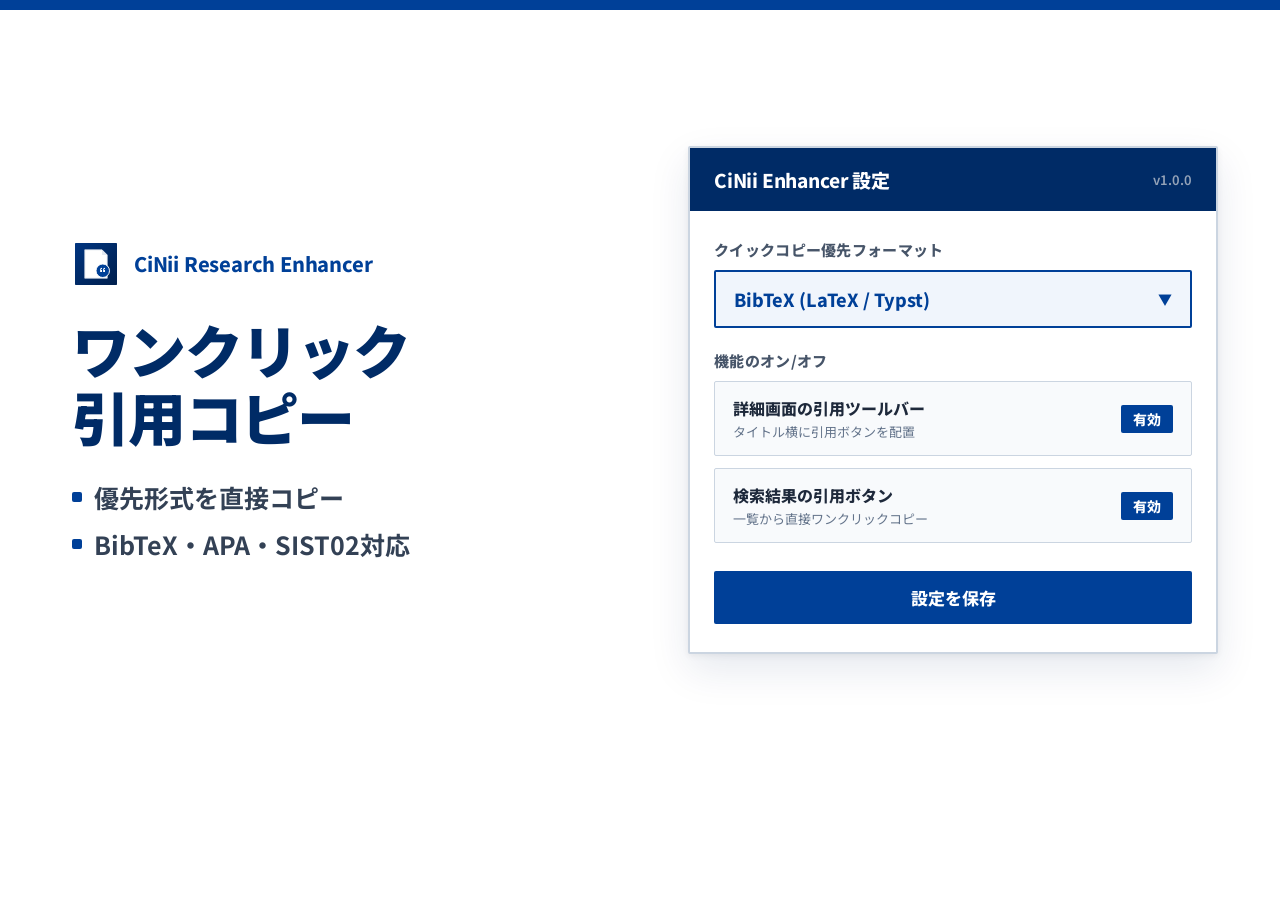
<file: promo1.html>
<!DOCTYPE html>
<html lang="ja">
<head>
  <meta charset="UTF-8">
  <meta name="viewport" content="width=1280, height=800, initial-scale=1.0">
  <title>CiNii Research Enhancer - 大プロモーション 1枚目</title>
  <link rel="preconnect" href="https://fonts.googleapis.com">
  <link rel="preconnect" href="https://fonts.gstatic.com" crossorigin>
  <link href="https://fonts.googleapis.com/css2?family=Inter:wght@700;800;900&family=Noto+Sans+JP:wght@700;800;900&display=swap" rel="stylesheet">
  <style>
    * {
      box-sizing: border-box;
      margin: 0;
      padding: 0;
    }

    html, body {
      width: 1280px;
      height: 800px;
      overflow: hidden;
      background-color: #ffffff;
      font-family: 'Noto Sans JP', 'Inter', -apple-system, BlinkMacSystemFont, sans-serif;
      -webkit-font-smoothing: antialiased;
      color: #1e293b;
    }

    .container {
      width: 1280px;
      height: 800px;
      display: grid;
      grid-template-columns: 560px 1fr;
      align-items: center;
      padding: 0 72px;
      gap: 56px;
      position: relative;
      background: #ffffff;
    }

    /* Top Accent Stripe */
    .container::before {
      content: '';
      position: absolute;
      top: 0;
      left: 0;
      width: 100%;
      height: 10px;
      background-color: #004098;
    }

    /* Left Area: High Visibility Text (Bullets & Bold Title) */
    .desc-area {
      display: flex;
      flex-direction: column;
      gap: 28px;
    }

    .brand-row {
      display: flex;
      align-items: center;
      gap: 14px;
    }

    .brand-logo {
      width: 48px;
      height: 48px;
    }

    .brand-name {
      font-size: 20px;
      font-weight: 800;
      color: #004098;
      letter-spacing: -0.01em;
    }

    .main-title {
      font-size: 58px;
      font-weight: 900;
      color: #002b66;
      line-height: 1.15;
      letter-spacing: -0.03em;
    }

    .bullet-list {
      display: flex;
      flex-direction: column;
      gap: 14px;
      margin-top: 4px;
    }

    .bullet-item {
      display: flex;
      align-items: center;
      gap: 12px;
      font-size: 25px;
      font-weight: 700;
      color: #334155;
      line-height: 1.3;
    }

    .bullet-point {
      width: 10px;
      height: 10px;
      background-color: #004098;
      border-radius: 2px;
      flex-shrink: 0;
    }

    /* Right Area: Large High-Contrast Settings Mock */
    .mock-wrapper {
      display: flex;
      justify-content: center;
    }

    .popup-mock {
      width: 530px;
      background: #ffffff;
      border: 2px solid #cbd5e1;
      border-radius: 2px;
      box-shadow: 0 16px 40px rgba(0, 43, 102, 0.1), 0 2px 6px rgba(0, 0, 0, 0.06);
      overflow: hidden;
    }

    .mock-header {
      background: #002b66;
      padding: 18px 24px;
      display: flex;
      align-items: center;
      justify-content: space-between;
    }

    .mock-header-title {
      font-size: 19px;
      font-weight: 800;
      color: #ffffff;
      letter-spacing: -0.01em;
    }

    .mock-version {
      font-size: 13px;
      color: #94a3b8;
      font-weight: 600;
    }

    .mock-body {
      padding: 28px 24px;
      display: flex;
      flex-direction: column;
      gap: 22px;
      background: #ffffff;
    }

    .setting-section-title {
      font-size: 15px;
      font-weight: 800;
      color: #475569;
      margin-bottom: 10px;
      letter-spacing: 0.02em;
    }

    .select-box {
      width: 100%;
      padding: 14px 18px;
      font-size: 18px;
      font-weight: 800;
      color: #004098;
      background: #f0f5fc;
      border: 2px solid #004098;
      border-radius: 2px;
      display: flex;
      justify-content: space-between;
      align-items: center;
    }

    .select-arrow {
      color: #004098;
      font-size: 14px;
    }

    .toggle-list {
      display: flex;
      flex-direction: column;
      gap: 12px;
    }

    .toggle-item {
      display: flex;
      justify-content: space-between;
      align-items: center;
      padding: 14px 18px;
      background: #f8fafc;
      border: 1px solid #cbd5e1;
      border-radius: 2px;
    }

    .toggle-name {
      font-size: 16px;
      font-weight: 800;
      color: #1e293b;
    }

    .toggle-desc {
      font-size: 13px;
      color: #64748b;
      margin-top: 2px;
    }

    .toggle-status {
      font-size: 14px;
      font-weight: 800;
      color: #ffffff;
      background: #004098;
      padding: 4px 12px;
      border-radius: 2px;
    }

    .mock-btn-save {
      background: #004098;
      color: #ffffff;
      border: none;
      padding: 14px;
      font-size: 17px;
      font-weight: 800;
      border-radius: 2px;
      text-align: center;
      margin-top: 6px;
    }
  </style>
</head>
<body>

  <div class="container">
    
    <!-- Left Area: Short Bullets (40 characters total / under 50 chars) -->
    <div class="desc-area">
      <div class="brand-row">
        <svg class="brand-logo" viewBox="0 0 128 128" xmlns="http://www.w3.org/2000/svg">
          <defs>
            <linearGradient id="ciniiGradP1" x1="0%" y1="0%" x2="100%" y2="100%">
              <stop offset="0%" stop-color="#003580"/>
              <stop offset="100%" stop-color="#001f4d"/>
            </linearGradient>
          </defs>
          <rect x="8" y="8" width="112" height="112" rx="2" fill="url(#ciniiGradP1)"/>
          <path d="M34 26 H80 L94 40 V102 H34 Z" fill="#ffffff" stroke="#cbd5e1" stroke-width="2"/>
          <path d="M80 26 V40 H94 Z" fill="#e2e8f0"/>
          <circle cx="82" cy="82" r="18" fill="#004098" stroke="#ffffff" stroke-width="2.5"/>
          <path d="M75 80 C75 76 77 74 80 74 V77 C78 77 77.5 78 77.5 80 H80 V85 H75 Z" fill="#ffffff"/>
          <path d="M83 80 C83 76 85 74 88 74 V77 C86 77 85.5 78 85.5 80 H88 V85 H83 Z" fill="#ffffff"/>
        </svg>
        <span class="brand-name">CiNii Research Enhancer</span>
      </div>

      <h1 class="main-title">ワンクリック<br>引用コピー</h1>

      <div class="bullet-list">
        <div class="bullet-item">
          <span class="bullet-point"></span>
          <span>優先形式を直接コピー</span>
        </div>
        <div class="bullet-item">
          <span class="bullet-point"></span>
          <span>BibTeX・APA・SIST02対応</span>
        </div>
      </div>
    </div>

    <!-- Right Area: Settings Screen Mock -->
    <div class="mock-wrapper">
      <div class="popup-mock">
        <div class="mock-header">
          <span class="mock-header-title">CiNii Enhancer 設定</span>
          <span class="mock-version">v1.0.0</span>
        </div>

        <div class="mock-body">
          <div>
            <div class="setting-section-title">クイックコピー優先フォーマット</div>
            <div class="select-box">
              <span>BibTeX (LaTeX / Typst)</span>
              <span class="select-arrow">▼</span>
            </div>
          </div>

          <div>
            <div class="setting-section-title">機能のオン/オフ</div>
            <div class="toggle-list">
              <div class="toggle-item">
                <div>
                  <div class="toggle-name">詳細画面の引用ツールバー</div>
                  <div class="toggle-desc">タイトル横に引用ボタンを配置</div>
                </div>
                <span class="toggle-status">有効</span>
              </div>
              <div class="toggle-item">
                <div>
                  <div class="toggle-name">検索結果の引用ボタン</div>
                  <div class="toggle-desc">一覧から直接ワンクリックコピー</div>
                </div>
                <span class="toggle-status">有効</span>
              </div>
            </div>
          </div>

          <div class="mock-btn-save">設定を保存</div>
        </div>
      </div>
    </div>

  </div>

</body>
</html>
</file>
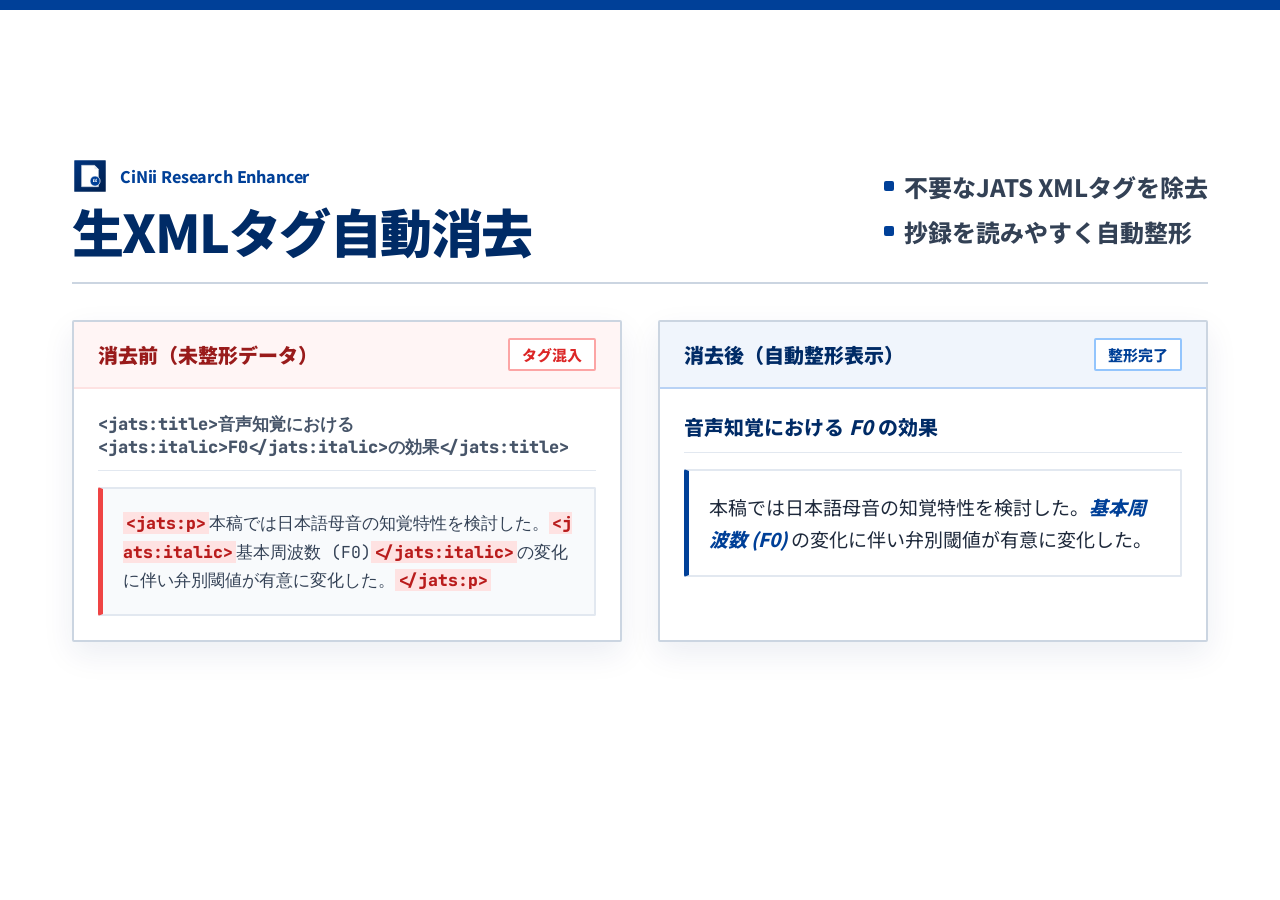
<file: promo2.html>
<!DOCTYPE html>
<html lang="ja">
<head>
  <meta charset="UTF-8">
  <meta name="viewport" content="width=1280, height=800, initial-scale=1.0">
  <title>CiNii Research Enhancer - 大プロモーション 2枚目</title>
  <link rel="preconnect" href="https://fonts.googleapis.com">
  <link rel="preconnect" href="https://fonts.gstatic.com" crossorigin>
  <link href="https://fonts.googleapis.com/css2?family=Inter:wght@700;800;900&family=Noto+Sans+JP:wght@700;800;900&family=JetBrains+Mono:wght@700&display=swap" rel="stylesheet">
  <style>
    * {
      box-sizing: border-box;
      margin: 0;
      padding: 0;
    }

    html, body {
      width: 1280px;
      height: 800px;
      overflow: hidden;
      background-color: #ffffff;
      font-family: 'Noto Sans JP', 'Inter', -apple-system, BlinkMacSystemFont, sans-serif;
      -webkit-font-smoothing: antialiased;
      color: #1e293b;
    }

    .container {
      width: 1280px;
      height: 800px;
      display: flex;
      flex-direction: column;
      justify-content: center;
      padding: 0 72px;
      gap: 36px;
      position: relative;
      background: #ffffff;
    }

    /* Top Accent Stripe */
    .container::before {
      content: '';
      position: absolute;
      top: 0;
      left: 0;
      width: 100%;
      height: 10px;
      background-color: #004098;
    }

    /* Top Area: Large Heading & Bullets (39 chars total / under 50 chars) */
    .top-area {
      display: flex;
      justify-content: space-between;
      align-items: center;
      border-bottom: 2px solid #cbd5e1;
      padding-bottom: 22px;
    }

    .brand-group {
      display: flex;
      flex-direction: column;
      gap: 8px;
    }

    .brand-row {
      display: flex;
      align-items: center;
      gap: 12px;
    }

    .brand-logo {
      width: 36px;
      height: 36px;
    }

    .brand-name {
      font-size: 16px;
      font-weight: 800;
      color: #004098;
      letter-spacing: -0.01em;
    }

    .main-title {
      font-size: 52px;
      font-weight: 900;
      color: #002b66;
      line-height: 1.1;
      letter-spacing: -0.03em;
    }

    .bullet-list {
      display: flex;
      flex-direction: column;
      gap: 10px;
    }

    .bullet-item {
      display: flex;
      align-items: center;
      gap: 10px;
      font-size: 24px;
      font-weight: 800;
      color: #334155;
    }

    .bullet-point {
      width: 10px;
      height: 10px;
      background-color: #004098;
      border-radius: 2px;
      flex-shrink: 0;
    }

    /* Bottom Area: Large Clear Comparison Cards */
    .comparison-grid {
      display: grid;
      grid-template-columns: 1fr 1fr;
      gap: 36px;
    }

    .card {
      background: #ffffff;
      border: 2px solid #cbd5e1;
      border-radius: 2px;
      box-shadow: 0 12px 32px rgba(0, 43, 102, 0.08);
      overflow: hidden;
      display: flex;
      flex-direction: column;
    }

    .card-header {
      padding: 16px 24px;
      font-size: 20px;
      font-weight: 900;
      display: flex;
      justify-content: space-between;
      align-items: center;
    }

    .card-header.before {
      background: #fff5f5;
      color: #991b1b;
      border-bottom: 2px solid #fee2e2;
    }

    .card-header.after {
      background: #f0f5fc;
      color: #002b66;
      border-bottom: 2px solid #b8d2f5;
    }

    .badge {
      font-size: 15px;
      font-weight: 800;
      padding: 4px 12px;
      border-radius: 2px;
      border: 2px solid;
    }

    .badge.before {
      background: #ffffff;
      color: #dc2626;
      border-color: #fca5a5;
    }

    .badge.after {
      background: #ffffff;
      color: #004098;
      border-color: #93c5fd;
    }

    .card-body {
      padding: 24px;
      display: flex;
      flex-direction: column;
      gap: 16px;
      background: #ffffff;
    }

    .mock-title {
      font-size: 20px;
      font-weight: 800;
      line-height: 1.35;
      padding-bottom: 12px;
      border-bottom: 1px solid #e2e8f0;
    }

    .mock-title.before {
      color: #475569;
      font-family: 'JetBrains Mono', Consolas, monospace;
      font-size: 17px;
    }

    .mock-title.after {
      color: #002b66;
    }

    .mock-content {
      font-size: 19px;
      line-height: 1.7;
      padding: 20px;
      border-radius: 2px;
    }

    .mock-content.before {
      background: #f8fafc;
      border: 2px solid #e2e8f0;
      border-left: 5px solid #ef4444;
      font-family: 'JetBrains Mono', Consolas, monospace;
      font-size: 16.5px;
      color: #334155;
      word-break: break-all;
    }

    .mock-content.after {
      background: #ffffff;
      border: 2px solid #e2e8f0;
      border-left: 5px solid #004098;
      color: #1e293b;
    }

    .tag-red {
      color: #b91c1c;
      font-weight: 800;
      background: #fee2e2;
      padding: 0 3px;
    }

    .mock-content.after em {
      font-style: italic;
      color: #004098;
      font-weight: 800;
    }
  </style>
</head>
<body>

  <div class="container">
    
    <!-- Top Area: Heading & Short Bullets (39 characters total / under 50 chars) -->
    <div class="top-area">
      <div class="brand-group">
        <div class="brand-row">
          <svg class="brand-logo" viewBox="0 0 128 128" xmlns="http://www.w3.org/2000/svg">
            <defs>
              <linearGradient id="ciniiGradP2" x1="0%" y1="0%" x2="100%" y2="100%">
                <stop offset="0%" stop-color="#003580"/>
                <stop offset="100%" stop-color="#001f4d"/>
              </linearGradient>
            </defs>
            <rect x="8" y="8" width="112" height="112" rx="2" fill="url(#ciniiGradP2)"/>
            <path d="M34 26 H80 L94 40 V102 H34 Z" fill="#ffffff" stroke="#cbd5e1" stroke-width="2"/>
            <path d="M80 26 V40 H94 Z" fill="#e2e8f0"/>
            <circle cx="82" cy="82" r="18" fill="#004098" stroke="#ffffff" stroke-width="2.5"/>
            <path d="M75 80 C75 76 77 74 80 74 V77 C78 77 77.5 78 77.5 80 H80 V85 H75 Z" fill="#ffffff"/>
            <path d="M83 80 C83 76 85 74 88 74 V77 C86 77 85.5 78 85.5 80 H88 V85 H83 Z" fill="#ffffff"/>
          </svg>
          <span class="brand-name">CiNii Research Enhancer</span>
        </div>
        <h1 class="main-title">生XMLタグ自動消去</h1>
      </div>

      <div class="bullet-list">
        <div class="bullet-item">
          <span class="bullet-point"></span>
          <span>不要なJATS XMLタグを除去</span>
        </div>
        <div class="bullet-item">
          <span class="bullet-point"></span>
          <span>抄録を読みやすく自動整形</span>
        </div>
      </div>
    </div>

    <!-- Bottom Area: Large Clear Side-by-Side Comparison -->
    <div class="comparison-grid">
      
      <!-- LEFT: BEFORE -->
      <div class="card">
        <div class="card-header before">
          <span>消去前（未整形データ）</span>
          <span class="badge before">タグ混入</span>
        </div>
        <div class="card-body">
          <div class="mock-title before">
            &lt;jats:title&gt;音声知覚における&lt;jats:italic&gt;F0&lt;/jats:italic&gt;の効果&lt;/jats:title&gt;
          </div>
          <div class="mock-content before">
            <span class="tag-red">&lt;jats:p&gt;</span>本稿では日本語母音の知覚特性を検討した。<span class="tag-red">&lt;jats:italic&gt;</span>基本周波数 (F0)<span class="tag-red">&lt;/jats:italic&gt;</span>の変化に伴い弁別閾値が有意に変化した。<span class="tag-red">&lt;/jats:p&gt;</span>
          </div>
        </div>
      </div>

      <!-- RIGHT: AFTER -->
      <div class="card">
        <div class="card-header after">
          <span>消去後（自動整形表示）</span>
          <span class="badge after">整形完了</span>
        </div>
        <div class="card-body">
          <div class="mock-title after">
            音声知覚における <em>F0</em> の効果
          </div>
          <div class="mock-content after">
            本稿では日本語母音の知覚特性を検討した。<em>基本周波数 (F0)</em> の変化に伴い弁別閾値が有意に変化した。
          </div>
        </div>
      </div>

    </div>

  </div>

</body>
</html>
</file>
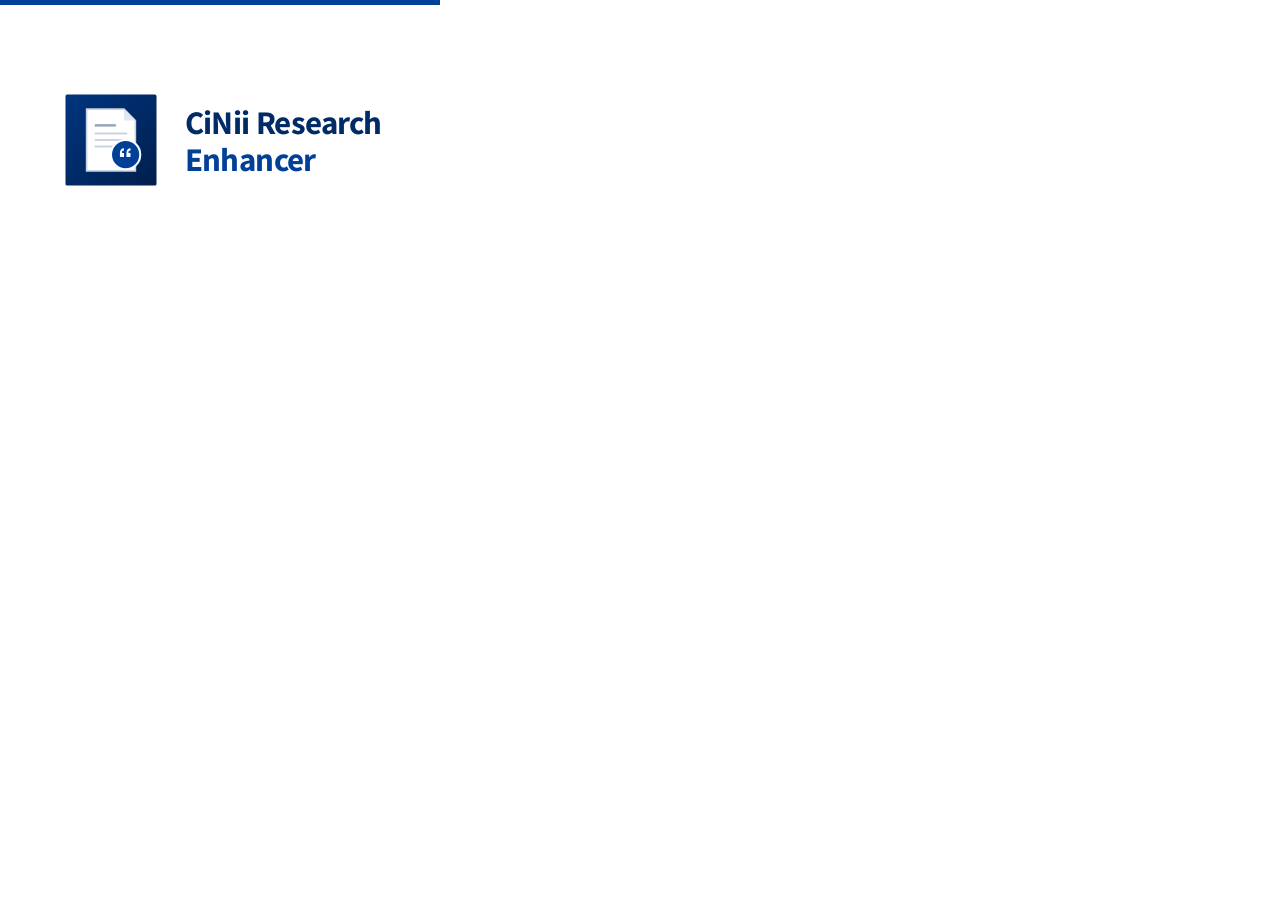
<file: thumbnail.html>
<!DOCTYPE html>
<html lang="ja">
<head>
  <meta charset="UTF-8">
  <meta name="viewport" content="width=440, height=280, initial-scale=1.0">
  <title>CiNii Research Enhancer - Thumbnail (440x280)</title>
  <link rel="preconnect" href="https://fonts.googleapis.com">
  <link rel="preconnect" href="https://fonts.gstatic.com" crossorigin>
  <link href="https://fonts.googleapis.com/css2?family=Inter:wght@700;800&family=Noto+Sans+JP:wght@700;800&display=swap" rel="stylesheet">
  <style>
    * {
      box-sizing: border-box;
      margin: 0;
      padding: 0;
    }

    html, body {
      width: 440px;
      height: 280px;
      overflow: hidden;
      background-color: #ffffff;
      font-family: 'Noto Sans JP', 'Inter', -apple-system, BlinkMacSystemFont, sans-serif;
      -webkit-font-smoothing: antialiased;
    }

    /* 440 x 280 Precise Store Thumbnail */
    .thumbnail {
      width: 440px;
      height: 280px;
      background-color: #ffffff;
      display: flex;
      align-items: center;
      justify-content: center;
      padding: 0 32px;
      gap: 22px;
      position: relative;
    }

    /* Top Accent Stripe (CiNii Blue) */
    .thumbnail::before {
      content: '';
      position: absolute;
      top: 0;
      left: 0;
      width: 100%;
      height: 5px;
      background-color: #004098;
    }

    /* Left Logo */
    .logo {
      width: 104px;
      height: 104px;
      flex-shrink: 0;
    }

    /* Right Text Block */
    .text-block {
      display: flex;
      flex-direction: column;
      justify-content: center;
    }

    .title-primary {
      font-size: 29px;
      font-weight: 800;
      color: #002b66;
      line-height: 1.15;
      letter-spacing: -0.02em;
      white-space: nowrap;
    }

    .title-secondary {
      font-size: 29px;
      font-weight: 800;
      color: #004098;
      line-height: 1.15;
      letter-spacing: -0.02em;
      margin-top: 4px;
      white-space: nowrap;
    }
  </style>
</head>
<body>

  <div class="thumbnail">
    <!-- Official CiNii Research Enhancer SVG Logo -->
    <svg class="logo" viewBox="0 0 128 128" xmlns="http://www.w3.org/2000/svg">
      <defs>
        <linearGradient id="ciniiGrad" x1="0%" y1="0%" x2="100%" y2="100%">
          <stop offset="0%" stop-color="#003580"/>
          <stop offset="100%" stop-color="#001f4d"/>
        </linearGradient>
      </defs>
      <rect x="8" y="8" width="112" height="112" rx="2" fill="url(#ciniiGrad)"/>
      <path d="M34 26 H80 L94 40 V102 H34 Z" fill="#ffffff" stroke="#cbd5e1" stroke-width="2"/>
      <path d="M80 26 V40 H94 Z" fill="#e2e8f0"/>
      <line x1="44" y1="46" x2="70" y2="46" stroke="#94a3b8" stroke-width="3"/>
      <line x1="44" y1="56" x2="84" y2="56" stroke="#cbd5e1" stroke-width="2.5"/>
      <line x1="44" y1="64" x2="84" y2="64" stroke="#cbd5e1" stroke-width="2.5"/>
      <line x1="44" y1="72" x2="72" y2="72" stroke="#cbd5e1" stroke-width="2.5"/>
      <circle cx="82" cy="82" r="18" fill="#004098" stroke="#ffffff" stroke-width="2.5"/>
      <path d="M75 80 C75 76 77 74 80 74 V77 C78 77 77.5 78 77.5 80 H80 V85 H75 Z" fill="#ffffff"/>
      <path d="M83 80 C83 76 85 74 88 74 V77 C86 77 85.5 78 85.5 80 H88 V85 H83 Z" fill="#ffffff"/>
    </svg>

    <!-- Title Text -->
    <div class="text-block">
      <div class="title-primary">CiNii Research</div>
      <div class="title-secondary">Enhancer</div>
    </div>
  </div>

</body>
</html>
</file>
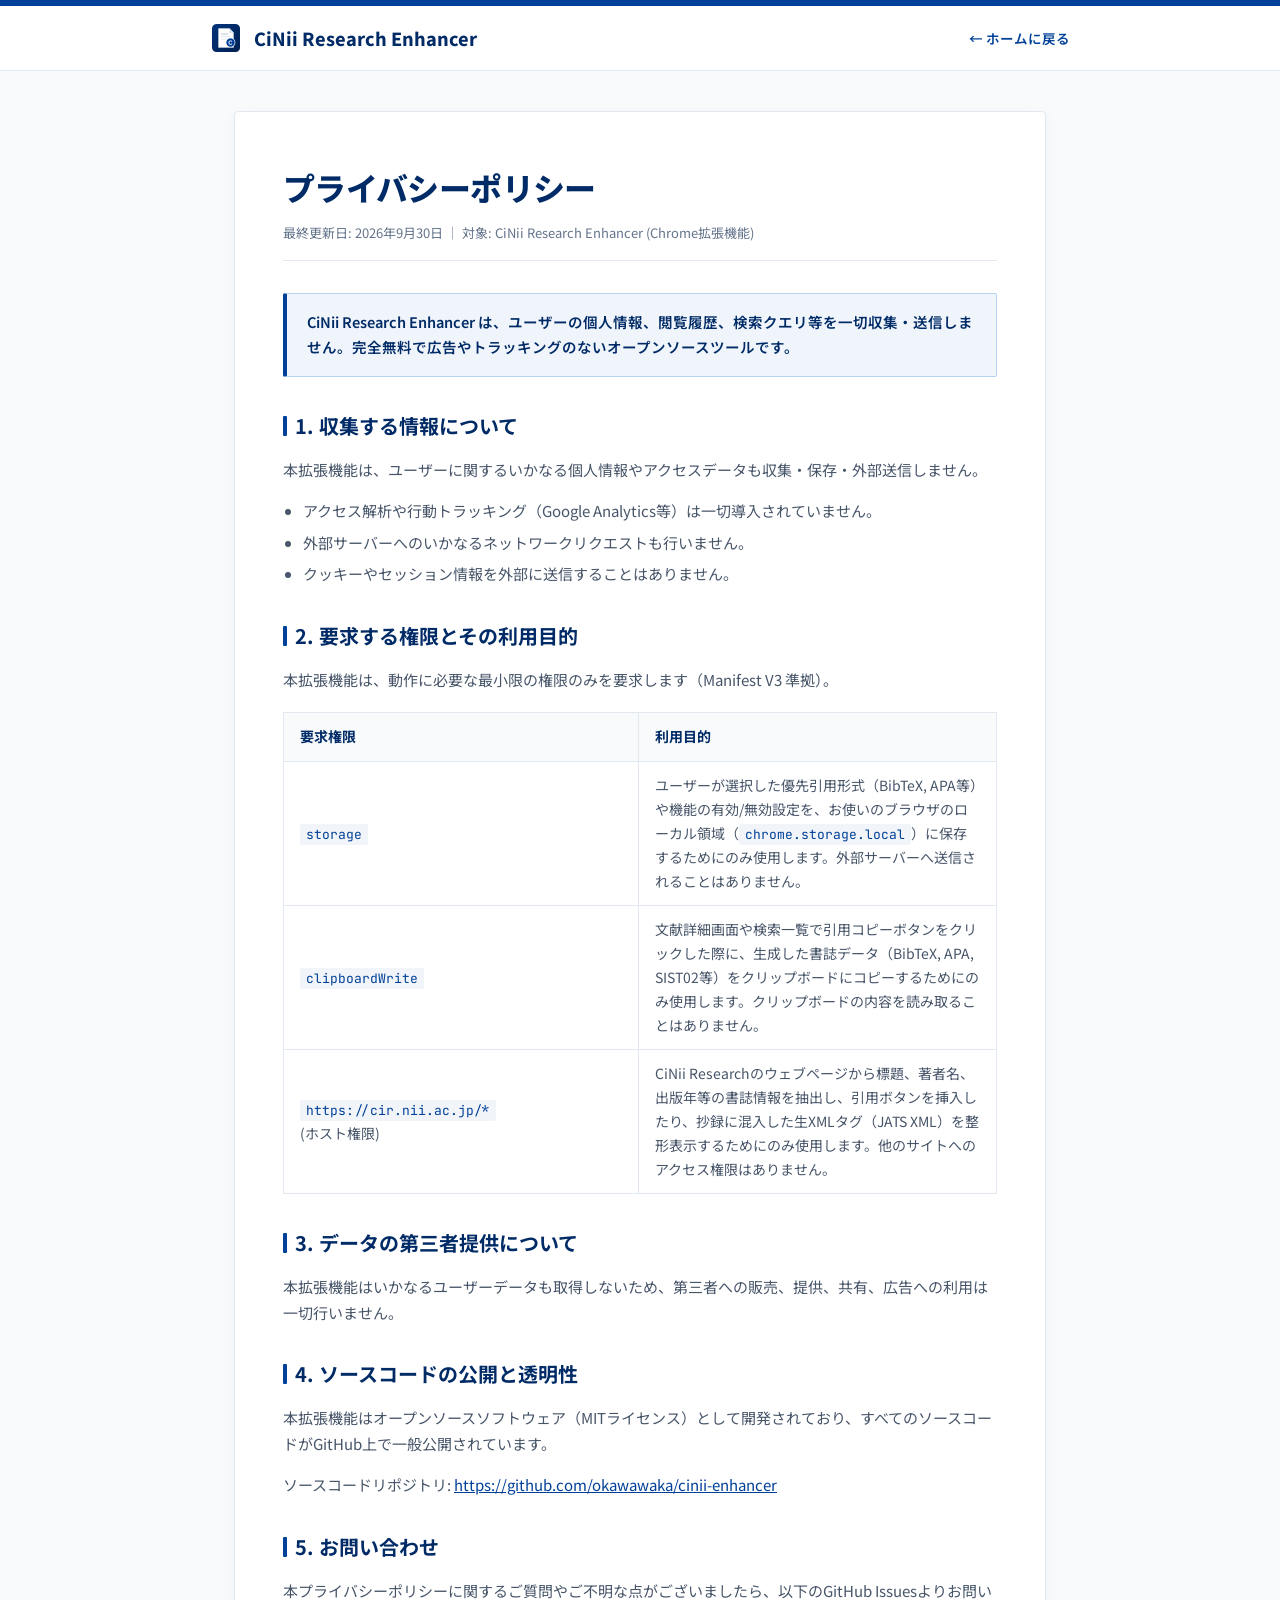
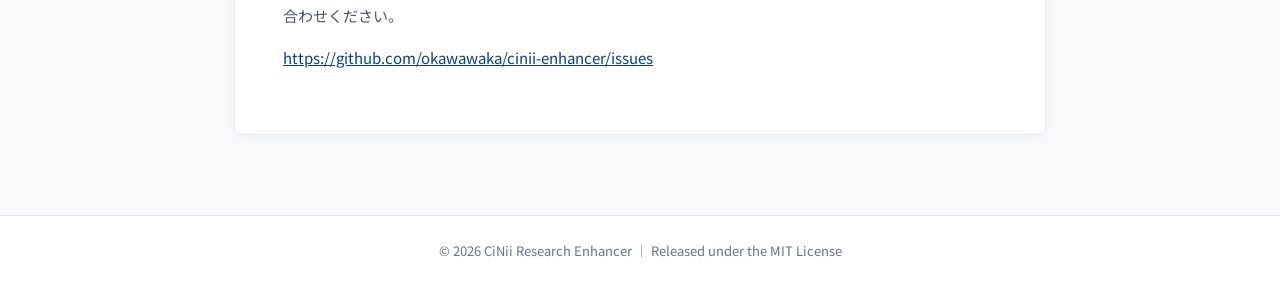
<file: docs/privacy.html>
<!DOCTYPE html>
<html lang="ja">
<head>
  <meta charset="UTF-8">
  <meta name="viewport" content="width=device-width, initial-scale=1.0">
  <title>プライバシーポリシー - CiNii Research Enhancer</title>
  <link rel="icon" type="image/png" sizes="128x128" href="icons/icon128.png">
  <link rel="preconnect" href="https://fonts.googleapis.com">
  <link rel="preconnect" href="https://fonts.gstatic.com" crossorigin>
  <link href="https://fonts.googleapis.com/css2?family=Inter:wght@400;600;700;800&family=Noto+Sans+JP:wght@400;500;700;800&family=JetBrains+Mono:wght@400;500&display=swap" rel="stylesheet">
  <style>
    :root {
      --cinii-navy: #002b66;
      --cinii-blue: #004098;
      --cinii-blue-light: #f0f5fc;
      --cinii-blue-border: #b8d2f5;
      --text-main: #1e293b;
      --text-secondary: #475569;
      --text-muted: #64748b;
      --bg-page: #f8fafc;
      --bg-card: #ffffff;
      --border-color: #e2e8f0;
    }

    * {
      box-sizing: border-box;
      margin: 0;
      padding: 0;
    }

    body {
      background-color: var(--bg-page);
      color: var(--text-main);
      font-family: 'Noto Sans JP', 'Inter', -apple-system, BlinkMacSystemFont, sans-serif;
      line-height: 1.7;
      -webkit-font-smoothing: antialiased;
    }

    /* Top Strip */
    .top-strip {
      height: 6px;
      background: var(--cinii-blue);
      width: 100%;
    }

    /* Header */
    header {
      background: #ffffff;
      border-bottom: 1px solid var(--border-color);
      padding: 16px 24px;
    }

    .header-inner {
      max-width: 860px;
      margin: 0 auto;
      display: flex;
      justify-content: space-between;
      align-items: center;
    }

    .brand-link {
      display: flex;
      align-items: center;
      gap: 12px;
      text-decoration: none;
      color: var(--cinii-navy);
      font-weight: 800;
      font-size: 18px;
    }

    .brand-logo {
      width: 32px;
      height: 32px;
    }

    .back-link {
      font-size: 13.5px;
      color: var(--cinii-blue);
      text-decoration: none;
      font-weight: 600;
    }

    .back-link:hover {
      text-decoration: underline;
    }

    /* Main Container */
    main {
      max-width: 860px;
      margin: 40px auto 80px;
      padding: 0 24px;
    }

    .policy-card {
      background: var(--bg-card);
      border: 1px solid var(--border-color);
      border-radius: 4px;
      padding: 48px 48px;
      box-shadow: 0 4px 16px rgba(0, 43, 102, 0.04);
    }

    h1 {
      font-size: 32px;
      font-weight: 800;
      color: var(--cinii-navy);
      letter-spacing: -0.02em;
      margin-bottom: 8px;
    }

    .policy-meta {
      font-size: 13px;
      color: var(--text-muted);
      margin-bottom: 32px;
      padding-bottom: 16px;
      border-bottom: 1px solid var(--border-color);
    }

    h2 {
      font-size: 20px;
      font-weight: 700;
      color: var(--cinii-navy);
      margin: 32px 0 14px;
      display: flex;
      align-items: center;
      gap: 8px;
    }

    h2::before {
      content: '';
      display: inline-block;
      width: 4px;
      height: 20px;
      background: var(--cinii-blue);
      border-radius: 1px;
    }

    p {
      color: var(--text-secondary);
      font-size: 15px;
      margin-bottom: 16px;
    }

    /* Highlight Banner */
    .highlight-box {
      background: var(--cinii-blue-light);
      border: 1px solid var(--cinii-blue-border);
      border-left: 4px solid var(--cinii-blue);
      padding: 16px 20px;
      border-radius: 2px;
      margin: 20px 0;
    }

    .highlight-box p {
      color: var(--cinii-navy);
      font-weight: 600;
      margin-bottom: 0;
      font-size: 14.5px;
    }

    /* Table */
    table {
      width: 100%;
      border-collapse: collapse;
      margin: 20px 0;
      font-size: 14px;
    }

    th, td {
      border: 1px solid var(--border-color);
      padding: 12px 16px;
      text-align: left;
    }

    th {
      background: #f8fafc;
      font-weight: 700;
      color: var(--cinii-navy);
      width: 25%;
    }

    td {
      color: var(--text-secondary);
    }

    code {
      font-family: 'JetBrains Mono', Consolas, monospace;
      font-size: 13px;
      background: #f1f5f9;
      padding: 2px 6px;
      border-radius: 2px;
      color: var(--cinii-blue);
    }

    ul {
      margin-left: 20px;
      margin-bottom: 16px;
      color: var(--text-secondary);
      font-size: 15px;
    }

    li {
      margin-bottom: 6px;
    }

    a {
      color: var(--cinii-blue);
      text-decoration: underline;
    }

    /* Footer */
    footer {
      border-top: 1px solid var(--border-color);
      background: #ffffff;
      padding: 24px;
      text-align: center;
      font-size: 13px;
      color: var(--text-muted);
    }
  </style>
</head>
<body>

  <div class="top-strip"></div>

  <header>
    <div class="header-inner">
      <a href="index.html" class="brand-link">
        <img src="icons/icon128.png" alt="Logo" class="brand-logo">
        <span>CiNii Research Enhancer</span>
      </a>
      <a href="index.html" class="back-link">← ホームに戻る</a>
    </div>
  </header>

  <main>
    <article class="policy-card">
      <h1>プライバシーポリシー</h1>
      <div class="policy-meta">
        最終更新日: 2026年9月30日 ｜ 対象: CiNii Research Enhancer (Chrome拡張機能)
      </div>

      <div class="highlight-box">
        <p>CiNii Research Enhancer は、ユーザーの個人情報、閲覧履歴、検索クエリ等を一切収集・送信しません。完全無料で広告やトラッキングのないオープンソースツールです。</p>
      </div>

      <h2>1. 収集する情報について</h2>
      <p>本拡張機能は、ユーザーに関するいかなる個人情報やアクセスデータも収集・保存・外部送信しません。</p>
      <ul>
        <li>アクセス解析や行動トラッキング（Google Analytics等）は一切導入されていません。</li>
        <li>外部サーバーへのいかなるネットワークリクエストも行いません。</li>
        <li>クッキーやセッション情報を外部に送信することはありません。</li>
      </ul>

      <h2>2. 要求する権限とその利用目的</h2>
      <p>本拡張機能は、動作に必要な最小限の権限のみを要求します（Manifest V3 準拠）。</p>

      <table>
        <thead>
          <tr>
            <th>要求権限</th>
            <th>利用目的</th>
          </tr>
        </thead>
        <tbody>
          <tr>
            <td><code>storage</code></td>
            <td>ユーザーが選択した優先引用形式（BibTeX, APA等）や機能の有効/無効設定を、お使いのブラウザのローカル領域（<code>chrome.storage.local</code>）に保存するためにのみ使用します。外部サーバーへ送信されることはありません。</td>
          </tr>
          <tr>
            <td><code>clipboardWrite</code></td>
            <td>文献詳細画面や検索一覧で引用コピーボタンをクリックした際に、生成した書誌データ（BibTeX, APA, SIST02等）をクリップボードにコピーするためにのみ使用します。クリップボードの内容を読み取ることはありません。</td>
          </tr>
          <tr>
            <td><code>https://cir.nii.ac.jp/*</code><br>(ホスト権限)</td>
            <td>CiNii Researchのウェブページから標題、著者名、出版年等の書誌情報を抽出し、引用ボタンを挿入したり、抄録に混入した生XMLタグ（JATS XML）を整形表示するためにのみ使用します。他のサイトへのアクセス権限はありません。</td>
          </tr>
        </tbody>
      </table>

      <h2>3. データの第三者提供について</h2>
      <p>本拡張機能はいかなるユーザーデータも取得しないため、第三者への販売、提供、共有、広告への利用は一切行いません。</p>

      <h2>4. ソースコードの公開と透明性</h2>
      <p>本拡張機能はオープンソースソフトウェア（MITライセンス）として開発されており、すべてのソースコードがGitHub上で一般公開されています。</p>
      <p>ソースコードリポジトリ: <a href="https://github.com/okawawaka/cinii-enhancer" target="_blank" rel="noopener noreferrer">https://github.com/okawawaka/cinii-enhancer</a></p>

      <h2>5. お問い合わせ</h2>
      <p>本プライバシーポリシーに関するご質問やご不明な点がございましたら、以下のGitHub Issuesよりお問い合わせください。</p>
      <p><a href="https://github.com/okawawaka/cinii-enhancer/issues" target="_blank" rel="noopener noreferrer">https://github.com/okawawaka/cinii-enhancer/issues</a></p>
    </article>
  </main>

  <footer>
    &copy; 2026 CiNii Research Enhancer ｜ Released under the MIT License
  </footer>

</body>
</html>
</file>
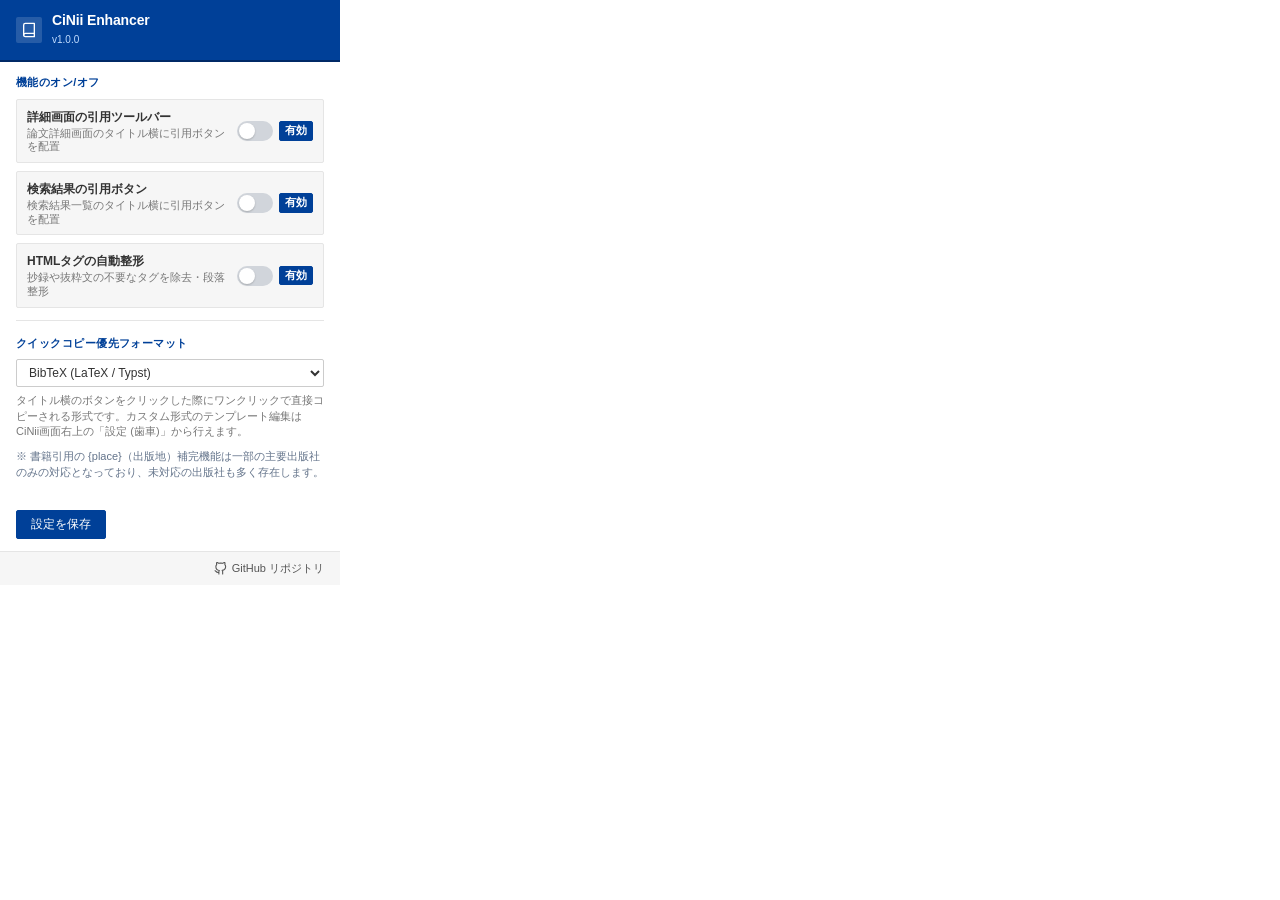
<file: popup/popup.html>
<!DOCTYPE html>
<html lang="ja">
<head>
  <meta charset="UTF-8">
  <meta name="viewport" content="width=device-width, initial-scale=1.0">
  <title>CiNii Research Enhancer</title>
  <link rel="stylesheet" href="popup.css">
</head>
<body>
  <header class="popup-header">
    <div class="header-brand">
      <div class="brand-icon">
        <svg viewBox="0 0 24 24" fill="none" stroke="currentColor" stroke-width="2" stroke-linecap="round" stroke-linejoin="round">
          <path d="M4 19.5A2.5 2.5 0 0 1 6.5 17H20"/>
          <path d="M6.5 2H20v20H6.5A2.5 2.5 0 0 1 4 19.5v-15A2.5 2.5 0 0 1 6.5 2z"/>
        </svg>
      </div>
      <div class="brand-text">
        <h1>CiNii Enhancer</h1>
        <span class="brand-version">v1.0.0</span>
      </div>
    </div>
  </header>

  <main class="popup-main">
    <section class="settings-group">
      <h2 class="group-title">機能のオン/オフ</h2>
      
      <div class="toggle-card">
        <div class="toggle-card-info">
          <span class="toggle-card-title">詳細画面の引用ツールバー</span>
          <span class="toggle-card-desc">論文詳細画面のタイトル横に引用ボタンを配置</span>
        </div>
        <label class="toggle-control" for="enableDetailToolbar">
          <input type="checkbox" id="enableDetailToolbar">
          <span class="toggle-slider"></span>
          <span id="badge-detail-toolbar" class="status-badge badge-on">有効</span>
        </label>
      </div>

      <div class="toggle-card">
        <div class="toggle-card-info">
          <span class="toggle-card-title">検索結果の引用ボタン</span>
          <span class="toggle-card-desc">検索結果一覧のタイトル横に引用ボタンを配置</span>
        </div>
        <label class="toggle-control" for="enableSearchQuickCopy">
          <input type="checkbox" id="enableSearchQuickCopy">
          <span class="toggle-slider"></span>
          <span id="badge-search-copy" class="status-badge badge-on">有効</span>
        </label>
      </div>

      <div class="toggle-card">
        <div class="toggle-card-info">
          <span class="toggle-card-title">HTMLタグの自動整形</span>
          <span class="toggle-card-desc">抄録や抜粋文の不要なタグを除去・段落整形</span>
        </div>
        <label class="toggle-control" for="enableAbstractCleanup">
          <input type="checkbox" id="enableAbstractCleanup">
          <span class="toggle-slider"></span>
          <span id="badge-abstract-cleanup" class="status-badge badge-on">有効</span>
        </label>
      </div>
    </section>

    <section class="settings-group">
      <h2 class="group-title">クイックコピー優先フォーマット</h2>
      <div class="form-item">
        <select id="preferredCitation" class="form-select">
          <option value="bibtex">BibTeX (LaTeX / Typst)</option>
          <option value="sist02">SIST02 (和文論文標準)</option>
          <option value="apa">APA 第7版</option>
          <option value="ris">RIS (EndNote / Mendeley / Zotero)</option>
          <option value="markdown">Markdown (URL付き)</option>
          <option value="mla">MLA 第9版</option>
          <option value="chicago">Chicago 著者-日付形式</option>
          <option value="custom">カスタム形式 (独自テンプレート)</option>
        </select>
        <p class="form-help">タイトル横のボタンをクリックした際にワンクリックで直接コピーされる形式です。カスタム形式のテンプレート編集はCiNii画面右上の「設定 (歯車)」から行えます。</p>
        <p class="form-help" style="margin-top: 6px; font-size: 11px; color: #64748b; line-height: 1.4;">※ 書籍引用の {place}（出版地）補完機能は一部の主要出版社のみの対応となっており、未対応の出版社も多く存在します。</p>
      </div>
    </section>

    <div class="save-area">
      <button type="button" id="saveBtn" class="btn-save">設定を保存</button>
      <span id="saveStatus" class="save-status"></span>
    </div>
  </main>

  <footer class="popup-footer">
    <a href="https://github.com/okawawaka/cinii-enhancer" target="_blank" rel="noopener noreferrer" class="footer-link">
      <svg class="footer-icon" viewBox="0 0 24 24" fill="none" stroke="currentColor" stroke-width="2" stroke-linecap="round" stroke-linejoin="round">
        <path d="M9 19c-5 1.5-5-2.5-7-3m14 6v-3.87a3.37 3.37 0 0 0-.94-2.61c3.14-.35 6.44-1.54 6.44-7A5.44 5.44 0 0 0 20 4.77 5.07 5.07 0 0 0 19.91 1S18.73.65 16 2.48a13.38 13.38 0 0 0-7 0C6.27.65 5.09 1 5.09 1A5.07 5.07 0 0 0 5 4.77a5.44 5.44 0 0 0-1.5 3.78c0 5.42 3.3 6.61 6.44 7A3.37 3.37 0 0 0 9 18.13V22"/>
      </svg>
      GitHub リポジトリ
    </a>
  </footer>

  <script src="popup.js"></script>
</body>
</html>
</file>
<file: popup/popup.css>
/* ==============================================================================
 * CiNii Research Enhancer - Popup Stylesheet
 * Scholarly, crisp, authentic academic design system
 * Strict Rule: No Unicode emojis, sharp 2px radius, authentic Japanese web palette
 * ============================================================================== */

:root {
  --cinii-blue: #004098;
  --cinii-blue-hover: #002d6b;
  --cinii-blue-subtle: #f0f5fc;
  --text-main: #333333;
  --text-muted: #555555;
  --text-subtle: #777777;
  --bg-page: #ffffff;
  --bg-neutral: #f6f6f6;
  --border-light: #e5e5e5;
  --border-medium: #cccccc;
  --status-green: #1b5e20;
  --radius-sm: 2px;
  --font-sans: -apple-system, BlinkMacSystemFont, "Segoe UI", "Hiragino Kaku Gothic ProN", "BIZ UDPGothic", Meiryo, sans-serif;
}

* {
  box-sizing: border-box;
  margin: 0;
  padding: 0;
}

body {
  width: 340px;
  font-family: var(--font-sans);
  background-color: var(--bg-page);
  color: var(--text-main);
  font-size: 13px;
  line-height: 1.5;
}

/* Header */
.popup-header {
  background-color: var(--cinii-blue);
  color: #ffffff;
  padding: 12px 16px;
  border-bottom: 2px solid #002966;
}

.header-brand {
  display: flex;
  align-items: center;
  gap: 10px;
}

.brand-icon {
  width: 26px;
  height: 26px;
  display: flex;
  align-items: center;
  justify-content: center;
  background-color: rgba(255, 255, 255, 0.15);
  border-radius: var(--radius-sm);
}

.brand-icon svg {
  width: 16px;
  height: 16px;
  color: #ffffff;
}

.brand-text h1 {
  font-size: 14px;
  font-weight: 600;
  letter-spacing: -0.01em;
  line-height: 1.2;
}

.brand-version {
  font-size: 10px;
  color: #bfdbfe;
  font-weight: 400;
}

/* Main */
.popup-main {
  padding: 12px 16px;
}

.settings-group {
  margin-bottom: 14px;
  padding-bottom: 12px;
  border-bottom: 1px solid var(--border-light);
}

.settings-group:last-of-type {
  border-bottom: none;
  margin-bottom: 6px;
}

.group-title {
  font-size: 11px;
  font-weight: 700;
  color: var(--cinii-blue);
  letter-spacing: 0.04em;
  text-transform: uppercase;
  margin-bottom: 8px;
}

/* Form inputs */
.form-item {
  display: flex;
  flex-direction: column;
  gap: 4px;
}

.form-label {
  font-size: 12px;
  font-weight: 500;
  color: var(--text-main);
}

.form-input,
.form-select {
  width: 100%;
  padding: 5px 8px;
  font-family: var(--font-sans);
  font-size: 12px;
  border: 1px solid var(--border-medium);
  border-radius: var(--radius-sm);
  background-color: #ffffff;
  color: var(--text-main);
  transition: border-color 0.12s;
}

.form-input:focus,
.form-select:focus {
  outline: none;
  border-color: var(--cinii-blue);
}

.form-help {
  font-size: 11px;
  color: var(--text-subtle);
  line-height: 1.4;
  margin-top: 2px;
}

/* Toggle Cards with Clear ON/OFF Status */
.toggle-card {
  display: flex;
  align-items: center;
  justify-content: space-between;
  padding: 8px 10px;
  background-color: var(--bg-neutral);
  border: 1px solid var(--border-light);
  border-radius: var(--radius-sm);
  margin-bottom: 8px;
  gap: 12px;
}

.toggle-card:last-child {
  margin-bottom: 0;
}

.toggle-card-info {
  display: flex;
  flex-direction: column;
  gap: 1px;
}

.toggle-card-title {
  font-size: 12px;
  font-weight: 600;
  color: var(--text-main);
}

.toggle-card-desc {
  font-size: 10.5px;
  color: var(--text-subtle);
  line-height: 1.3;
}

.toggle-control {
  display: inline-flex;
  align-items: center;
  gap: 6px;
  flex-shrink: 0;
  cursor: pointer;
  user-select: none;
}

.toggle-control input {
  display: none;
}

.toggle-slider {
  position: relative;
  width: 36px;
  height: 20px;
  background-color: #d1d5db;
  border-radius: 10px;
  transition: background-color 0.15s ease;
  flex-shrink: 0;
}

.toggle-slider::after {
  content: "";
  position: absolute;
  top: 2px;
  left: 2px;
  width: 16px;
  height: 16px;
  background-color: #ffffff;
  border-radius: 50%;
  box-shadow: 0 1px 2px rgba(0, 0, 0, 0.2);
  transition: transform 0.15s ease;
}

.toggle-control input:checked + .toggle-slider {
  background-color: var(--cinii-blue);
}

.toggle-control input:checked + .toggle-slider::after {
  transform: translateX(16px);
}

.status-badge {
  display: inline-block;
  min-width: 34px;
  padding: 1px 5px;
  font-size: 10.5px;
  font-weight: 700;
  text-align: center;
  border-radius: var(--radius-sm);
  transition: all 0.15s ease;
  user-select: none;
}

.badge-on {
  background-color: var(--cinii-blue);
  color: #ffffff;
  border: 1px solid var(--cinii-blue);
}

.badge-off {
  background-color: #f3f4f6;
  color: #6b7280;
  border: 1px solid #d1d5db;
}

/* Save Area */
.save-area {
  display: flex;
  align-items: center;
  justify-content: space-between;
  margin-top: 10px;
  padding-top: 8px;
}

.btn-save {
  padding: 5px 14px;
  background-color: var(--cinii-blue);
  color: #ffffff;
  font-family: var(--font-sans);
  font-size: 12px;
  font-weight: 500;
  border: 1px solid var(--cinii-blue);
  border-radius: var(--radius-sm);
  cursor: pointer;
  transition: background-color 0.12s;
}

.btn-save:hover {
  background-color: var(--cinii-blue-hover);
}

.save-status {
  font-size: 11px;
  color: var(--status-green);
  font-weight: 600;
  opacity: 0;
  transition: opacity 0.15s ease;
}

.save-status.is-visible {
  opacity: 1;
}

/* Footer */
.popup-footer {
  padding: 8px 16px;
  background-color: var(--bg-neutral);
  border-top: 1px solid var(--border-light);
  display: flex;
  align-items: center;
  justify-content: flex-end;
}

.footer-link {
  display: inline-flex;
  align-items: center;
  gap: 5px;
  font-size: 11px;
  color: var(--text-muted);
  text-decoration: none;
  transition: color 0.12s;
}

.footer-link:hover {
  color: var(--cinii-blue);
  text-decoration: underline;
}

.footer-icon {
  width: 13px;
  height: 13px;
}
</file>
